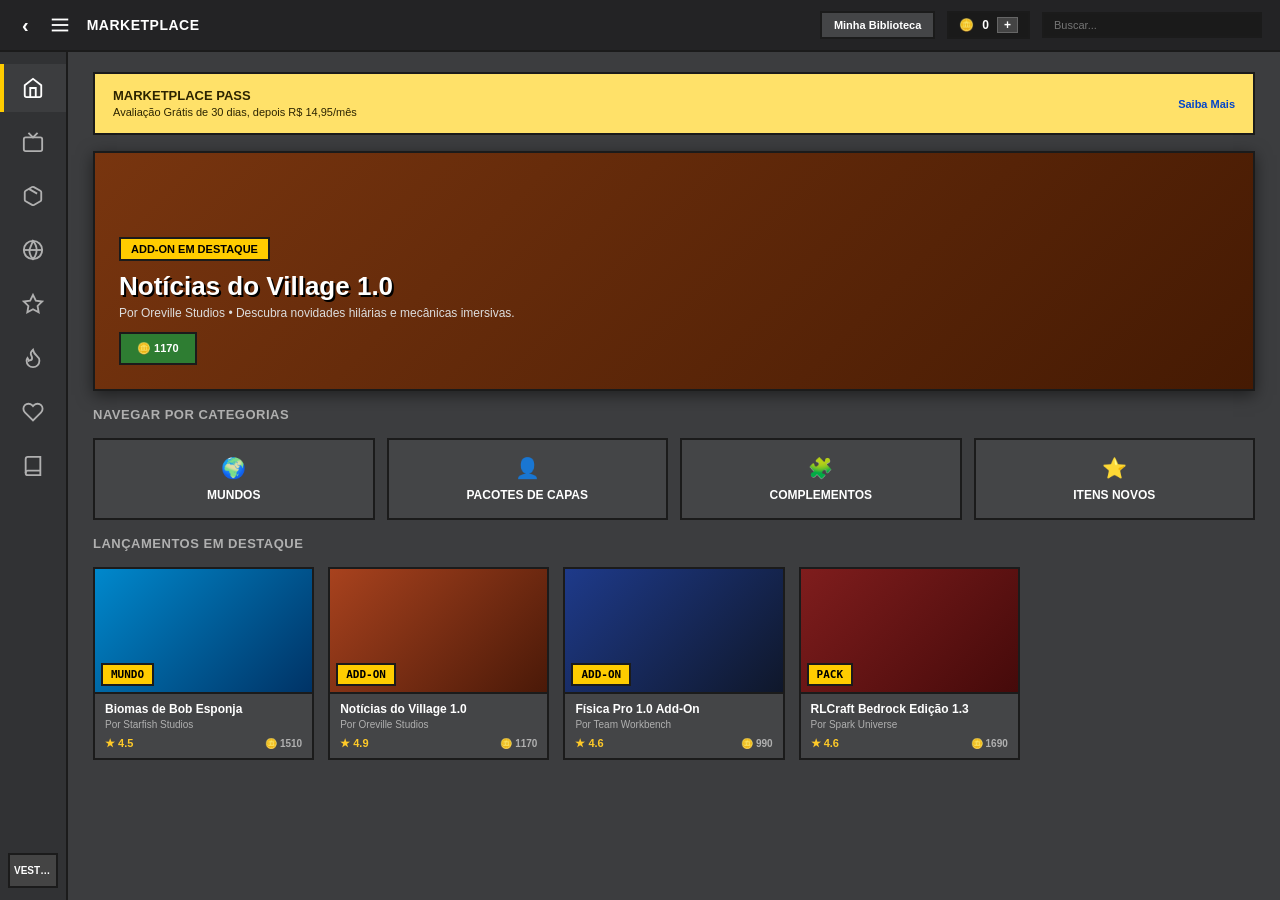
<file: index.html>
<!DOCTYPE html>
<html lang="pt-BR">

<head>
    <meta charset="UTF-8">
    <meta name="viewport" content="width=device-width, initial-scale=1.0">
    <title>Minecraft Bedrock - Marketplace Completo</title>
    <style>
        :root {
            --bg-main: #3c3d3f;
            --bg-darker: #2b2c2e;
            --bg-sidebar: #313234;
            --bg-topbar: #232325;
            --bg-card: #444547;
            --bg-card-hover: #4f5052;
            --border-dark: #1b1b1b;
            --border-light: #6a6a6a;
            --text-light: #ffffff;
            --text-gray: #b0b0b0;
            --gold-coin: #fbc02d;
            --green-btn: #2e7d32;
            --green-btn-hover: #388e3c;
            --purple-realms: #512da8;
            --purple-realms-light: #7c4dff;
            --pass-yellow: #f59e0b;
        }

        * {
            box-sizing: border-box;
            margin: 0;
            padding: 0;
            font-family: 'Segoe UI', Tahoma, Geneva, Verdana, sans-serif;
            user-select: none;
        }

        body {
            background: linear-gradient(rgba(0, 0, 0, 0.65), rgba(0, 0, 0, 0.65)),
                url('https://images.alphacoders.com/132/1328396.png') no-repeat center center fixed;
            background-size: cover;
            width: 100vw;
            height: 100vh;
            overflow: hidden;
            color: var(--text-light);
        }

        .window {
            width: 100vw;
            height: 100vh;
            background-color: var(--bg-main);
            display: flex;
            flex-direction: column;
            overflow: hidden;
            position: relative;
        }

        /* TOP BAR */
        .top-bar {
            background-color: var(--bg-topbar);
            height: 52px;
            display: flex;
            align-items: center;
            justify-content: space-between;
            padding: 0 18px;
            border-bottom: 2px solid var(--border-dark);
            flex-shrink: 0;
            z-index: 30;
        }

        .top-left-group {
            display: flex;
            align-items: center;
            gap: 12px;
        }

        .back-btn,
        .hamburger-btn {
            background: none;
            border: none;
            font-size: 20px;
            color: white;
            cursor: pointer;
            font-weight: bold;
            display: flex;
            align-items: center;
            justify-content: center;
            padding: 4px;
        }

        .hamburger-btn:hover,
        .back-btn:hover {
            background: #444;
        }

        .top-bar h1 {
            color: white;
            font-size: 14px;
            text-transform: uppercase;
            font-weight: 800;
            letter-spacing: 0.5px;
        }

        .top-right-group {
            display: flex;
            align-items: center;
            gap: 12px;
        }

        .library-btn {
            background-color: #444547;
            color: white;
            border: 2px solid var(--border-dark);
            padding: 6px 12px;
            font-size: 11px;
            font-weight: bold;
            cursor: pointer;
        }

        .library-btn:hover {
            background-color: #555658;
        }

        .coins-display {
            background-color: #1a1a1a;
            border: 2px solid var(--border-dark);
            padding: 4px 10px;
            display: flex;
            align-items: center;
            gap: 8px;
            font-size: 12px;
            font-weight: bold;
        }

        .coin-icon {
            color: var(--gold-coin);
            font-weight: bold;
        }

        .coin-add {
            background: #444;
            border: 1px solid #666;
            color: white;
            padding: 0 6px;
            cursor: pointer;
            font-size: 12px;
            font-weight: bold;
        }

        .search-box {
            background-color: #1a1a1a;
            border: 2px solid var(--border-dark);
            padding: 5px 10px;
            display: flex;
            align-items: center;
            gap: 6px;
            width: 220px;
        }

        .search-box input {
            background: none;
            border: none;
            color: white;
            font-size: 11px;
            width: 100%;
            outline: none;
        }

        /* LAYOUT PRINCIPAL */
        .marketplace-layout {
            display: flex;
            flex: 1;
            overflow: hidden;
            position: relative;
        }

        /* BARRA LATERAL DA ESQUERDA */
        .side-nav {
            width: 68px;
            background-color: var(--bg-sidebar);
            border-right: 2px solid var(--border-dark);
            display: flex;
            flex-direction: column;
            padding: 12px 0;
            gap: 6px;
            flex-shrink: 0;
            justify-content: space-between;
            z-index: 20;
            transition: width 0.2s cubic-bezier(0.4, 0, 0.2, 1);
            overflow-x: hidden;
        }

        .side-nav.expanded {
            width: 220px;
        }

        .side-nav-top {
            display: flex;
            flex-direction: column;
            gap: 6px;
            width: 100%;
        }

        .nav-icon-btn {
            height: 48px;
            width: 100%;
            display: flex;
            align-items: center;
            padding: 0 18px;
            gap: 16px;
            cursor: pointer;
            color: var(--text-gray);
            flex-shrink: 0;
            border-left: 4px solid transparent;
            white-space: nowrap;
        }

        .nav-icon-btn svg {
            flex-shrink: 0;
        }

        .nav-icon-btn .nav-label {
            font-size: 12px;
            font-weight: 700;
            text-transform: uppercase;
            opacity: 0;
            transition: opacity 0.15s ease;
        }

        .side-nav.expanded .nav-label {
            opacity: 1;
        }

        .nav-icon-btn:hover {
            background-color: var(--bg-card-hover);
            color: white;
        }

        .nav-icon-btn.active {
            background-color: var(--bg-main);
            border-left-color: #ffcc00;
            color: white;
        }

        .vestiario-container {
            width: 100%;
            padding: 0 8px;
        }

        .vestiario-btn {
            width: 100%;
            background: #444;
            border: 2px solid #1b1b1b;
            color: white;
            font-size: 10px;
            font-weight: bold;
            padding: 10px 4px;
            cursor: pointer;
            text-align: center;
            text-transform: uppercase;
            white-space: nowrap;
            overflow: hidden;
            text-overflow: ellipsis;
        }

        .vestiario-btn:hover {
            background: #555;
        }

        /* ÁREA DE CONTEÚDO */
        .content-area {
            flex: 1;
            display: flex;
            flex-direction: column;
            overflow-y: auto;
            position: relative;
            background-color: var(--bg-main);
        }

        .market-view {
            display: none;
            flex-direction: column;
            padding: 20px 25px;
            gap: 16px;
            flex: 1;
        }

        .market-view.active {
            display: flex;
        }

        .section-title {
            font-size: 13px;
            font-weight: 800;
            color: var(--text-gray);
            text-transform: uppercase;
            letter-spacing: 0.5px;
        }

        /* GRID DE CARDS PADRÃO */
        .items-grid {
            display: grid;
            grid-template-columns: repeat(auto-fill, minmax(220px, 1fr));
            gap: 14px;
        }

        .item-card {
            background-color: var(--bg-card);
            border: 2px solid var(--border-dark);
            display: flex;
            flex-direction: column;
            cursor: pointer;
            overflow: hidden;
            text-align: left;
            transition: transform 0.15s ease, border-color 0.15s ease;
            position: relative;
        }

        .item-card:hover {
            background-color: var(--bg-card-hover);
            border-color: #888;
            transform: translateY(-2px);
        }

        .item-thumb {
            width: 100%;
            height: 125px;
            background-size: cover;
            background-position: center;
            position: relative;
            border-bottom: 2px solid var(--border-dark);
            display: flex;
            align-items: flex-end;
            padding: 6px;
        }

        .item-badge-addon {
            background: #ffcc00;
            color: #000;
            font-size: 11px;
            font-weight: 900;
            padding: 3px 8px;
            border: 2px solid var(--border-dark);
            text-transform: uppercase;
            font-family: monospace;
        }

        .item-card-info {
            padding: 8px 10px;
            display: flex;
            flex-direction: column;
            gap: 3px;
        }

        .item-card-info h5 {
            font-size: 12px;
            font-weight: bold;
            color: white;
            white-space: nowrap;
            overflow: hidden;
            text-overflow: ellipsis;
        }

        .item-card-info span {
            font-size: 10px;
            color: var(--text-gray);
        }

        .item-rating {
            font-size: 11px;
            color: #ffca28;
            margin-top: 4px;
            display: flex;
            justify-content: space-between;
            align-items: center;
            font-weight: bold;
        }

        /* ESTILOS DA ABA CULTURA POP */
        .cultura-hero-grid {
            display: grid;
            grid-template-columns: 1.15fr 1fr;
            gap: 12px;
        }

        .cultura-main-banner {
            background: linear-gradient(135deg, #1e3a8a, #854d0e);
            border: 2px solid var(--border-dark);
            position: relative;
            cursor: pointer;
            overflow: hidden;
            display: flex;
            flex-direction: column;
            justify-content: flex-end;
            min-height: 270px;
        }

        .cultura-main-banner:hover {
            border-color: #888;
        }

        .cultura-main-banner .big-addon-badge {
            position: absolute;
            left: 12px;
            bottom: 60px;
            background-color: transparent;
            color: #ffcc00;
            border: 3px solid #ffcc00;
            font-size: 22px;
            font-weight: 900;
            padding: 4px 12px;
            text-transform: uppercase;
            letter-spacing: 1px;
            box-shadow: 2px 2px 0 #000;
        }

        .cultura-banner-footer {
            background: rgba(0, 0, 0, 0.75);
            padding: 10px 14px;
            border-top: 2px solid var(--border-dark);
            display: flex;
            justify-content: space-between;
            align-items: flex-end;
        }

        .cultura-side-grid {
            display: grid;
            grid-template-columns: 1fr 1fr;
            grid-template-rows: 1fr 1fr;
            gap: 12px;
        }

        /* CARROSSEL */
        .carousel-wrapper {
            position: relative;
            display: flex;
            align-items: center;
        }

        .carousel-btn {
            background: #232325;
            border: 2px solid var(--border-dark);
            color: white;
            font-size: 16px;
            font-weight: bold;
            width: 28px;
            height: 100%;
            min-height: 120px;
            cursor: pointer;
            z-index: 10;
            display: flex;
            align-items: center;
            justify-content: center;
        }

        .carousel-btn:hover {
            background: #444;
        }

        .horizontal-row {
            display: flex;
            gap: 12px;
            overflow-x: auto;
            padding: 4px;
            scroll-behavior: smooth;
            width: 100%;
        }

        .horizontal-row::-webkit-scrollbar {
            display: none;
        }

        .horizontal-row .item-card {
            min-width: 190px;
            flex-shrink: 0;
        }

        /* BANNER MARKETPLACE PASS NO HOME */
        .pass-banner {
            background-color: #ffe169;
            color: #2c2400;
            padding: 14px 18px;
            border: 2px solid var(--border-dark);
            display: flex;
            justify-content: space-between;
            align-items: center;
            flex-shrink: 0;
        }

        .pass-banner-text h4 {
            font-size: 13px;
            font-weight: 900;
            text-transform: uppercase;
            margin-bottom: 2px;
        }

        .pass-banner-text p {
            font-size: 11px;
            line-height: 1.3;
        }

        /* SUPER CARDS E CATEGORIAS (HOME) */
        .home-super-card {
            background: linear-gradient(135deg, #78350f, #451a03);
            border: 2px solid var(--border-dark);
            padding: 24px;
            display: flex;
            flex-direction: column;
            justify-content: flex-end;
            min-height: 240px;
            position: relative;
            cursor: pointer;
            box-shadow: 0 4px 15px rgba(0, 0, 0, 0.5);
        }

        .home-super-card:hover {
            border-color: #fff;
        }

        .home-super-tag {
            background-color: #ffcc00;
            color: #000;
            padding: 4px 10px;
            font-size: 11px;
            font-weight: 900;
            text-transform: uppercase;
            width: fit-content;
            border: 2px solid var(--border-dark);
            margin-bottom: 10px;
        }

        .category-shortcuts-grid {
            display: grid;
            grid-template-columns: repeat(4, 1fr);
            gap: 12px;
        }

        .category-shortcut-btn {
            background-color: var(--bg-card);
            border: 2px solid var(--border-dark);
            padding: 16px;
            text-align: center;
            font-size: 12px;
            font-weight: 900;
            text-transform: uppercase;
            cursor: pointer;
            color: white;
            display: flex;
            flex-direction: column;
            align-items: center;
            gap: 8px;
        }

        .category-shortcut-btn:hover {
            background-color: var(--bg-card-hover);
            border-color: #aaa;
        }

        /* ESTILOS ESPECÍFICOS DO MARKETPLACE PASS PAGE */
        .pass-page-layout {
            display: flex;
            height: 100%;
            margin: -20px -25px;
            background-color: #2b2c2e;
        }

        .pass-sub-sidebar {
            width: 220px;
            background-color: #232325;
            border-right: 2px solid var(--border-dark);
            display: flex;
            flex-direction: column;
            padding: 16px 12px;
            gap: 8px;
            flex-shrink: 0;
        }

        .pass-menu-item {
            background-color: #444547;
            border: 2px solid var(--border-dark);
            color: white;
            padding: 10px 14px;
            font-size: 11px;
            font-weight: 900;
            text-transform: uppercase;
            cursor: pointer;
            text-align: left;
            transition: all 0.1s ease;
        }

        .pass-menu-item:hover {
            background-color: #555658;
        }

        .pass-menu-item.active {
            background-color: #f59e0b;
            color: #000000;
            border-color: var(--border-dark);
        }

        .pass-content-panel {
            flex: 1;
            padding: 20px;
            overflow-y: auto;
            display: flex;
            flex-direction: column;
            gap: 16px;
            background-color: #1e1f21;
        }

        .pass-sub-view {
            display: none;
            flex-direction: column;
            gap: 16px;
        }

        .pass-sub-view.active {
            display: flex;
        }

        .pass-header-strip {
            background-color: #f59e0b;
            color: #000;
            padding: 8px 12px;
            font-size: 12px;
            font-weight: 900;
            text-transform: uppercase;
            border: 2px solid var(--border-dark);
        }

        .pass-hero-banner {
            background: linear-gradient(135deg, #111827, #1f2937);
            border: 2px solid var(--border-dark);
            padding: 30px;
            display: flex;
            flex-direction: column;
            align-items: center;
            justify-content: center;
            text-align: center;
            gap: 16px;
        }

        .pass-hero-title {
            font-size: 32px;
            font-weight: 900;
            color: #f59e0b;
            text-transform: uppercase;
            letter-spacing: 2px;
            text-shadow: 2px 2px 0 #000;
        }

        .pass-trial-btn {
            background-color: #e5e7eb;
            color: #000;
            border: 2px solid var(--border-dark);
            padding: 12px 24px;
            font-size: 13px;
            font-weight: 900;
            text-transform: uppercase;
            cursor: pointer;
            display: flex;
            align-items: center;
            gap: 10px;
        }

        .pass-trial-btn:hover {
            background-color: #ffffff;
        }

        .pass-info-badge {
            background-color: #f59e0b;
            color: #000;
            padding: 10px 14px;
            font-size: 12px;
            font-weight: 700;
            border: 2px solid var(--border-dark);
            width: 100%;
        }

        .pass-details-box {
            display: flex;
            gap: 20px;
            background-color: #2b2c2e;
            border: 2px solid var(--border-dark);
            padding: 20px;
            align-items: flex-start;
        }

        .pass-collage-img {
            width: 220px;
            height: 160px;
            background: #444;
            border: 2px solid var(--border-dark);
            flex-shrink: 0;
            display: grid;
            grid-template-columns: repeat(3, 1fr);
            gap: 2px;
            padding: 2px;
        }

        .pass-collage-thumb {
            background-size: cover;
            background-position: center;
        }

        .pass-bullet-list {
            display: flex;
            flex-direction: column;
            gap: 8px;
            font-size: 11px;
            color: #d1d5db;
        }

        .pass-bullet-list li {
            list-style: none;
            display: flex;
            align-items: flex-start;
            gap: 8px;
        }

        .pass-bullet-list li::before {
            content: "•";
            color: #f59e0b;
            font-weight: bold;
        }

        .pass-faq-card {
            background-color: #2b2c2e;
            border: 2px solid var(--border-dark);
            padding: 16px;
            display: flex;
            flex-direction: column;
            gap: 10px;
        }

        .pass-faq-card h4 {
            font-size: 13px;
            font-weight: 900;
            color: #ffffff;
            text-transform: uppercase;
        }

        .pass-faq-card p {
            font-size: 11px;
            color: #9ca3af;
            line-height: 1.5;
        }

        .pass-help-btn {
            background-color: #e5e7eb;
            color: #000;
            border: 2px solid var(--border-dark);
            padding: 12px;
            font-size: 12px;
            font-weight: 900;
            text-transform: uppercase;
            cursor: pointer;
            text-align: center;
            margin-top: 10px;
        }

        .pass-help-btn:hover {
            background-color: #ffffff;
        }

        /* REALMS / REALMS PLUS */
        .realms-container-full {
            display: flex;
            flex-direction: column;
            gap: 20px;
            width: 100%;
            height: 100%;
            margin: 0;
            padding: 0 10px 20px 10px;
        }

        .realms-top-header-tabs {
            background-color: #232325;
            height: 52px;
            display: flex;
            align-items: center;
            justify-content: space-between;
            padding: 0 20px;
            border: 2px solid var(--border-dark);
            width: 100%;
        }

        .realms-nav-tabs {
            display: flex;
            gap: 12px;
            margin: 0 auto;
        }

        .realms-tab-btn {
            background: #333436;
            color: #b0b0b0;
            border: 2px solid var(--border-dark);
            padding: 8px 24px;
            font-size: 13px;
            font-weight: 900;
            text-transform: uppercase;
            cursor: pointer;
        }

        .realms-tab-btn.active {
            background: var(--purple-realms-light);
            color: white;
            border-color: #000;
            box-shadow: 2px 2px 0 #000;
        }

        .realms-sub-content {
            display: none;
            flex-direction: column;
            gap: 20px;
            width: 100%;
        }

        .realms-sub-content.active {
            display: flex;
        }

        .realms-hero {
            background: linear-gradient(135deg, #1b023a 0%, #0d001e 100%);
            border: 2px solid var(--border-dark);
            display: grid;
            grid-template-columns: 1.3fr 0.7fr;
            padding: 36px 40px;
            gap: 30px;
            align-items: center;
            width: 100%;
            box-shadow: 0 8px 24px rgba(0, 0, 0, 0.5);
        }

        .realms-hero-info {
            display: flex;
            flex-direction: column;
            gap: 16px;
        }

        .realms-hero-info h2 {
            font-size: 26px;
            font-weight: 900;
            color: #ff3366;
            text-transform: uppercase;
            letter-spacing: 1px;
            text-shadow: 2px 2px 0 #000;
        }

        .realms-hero-info p {
            font-size: 13px;
            color: #e0e0e0;
            line-height: 1.6;
        }

        .btn-teste-gratis {
            background-color: var(--purple-realms-light);
            color: white;
            border: 2px solid var(--border-dark);
            padding: 14px 32px;
            font-size: 14px;
            font-weight: 900;
            text-transform: uppercase;
            cursor: pointer;
            width: fit-content;
            margin-top: 8px;
            box-shadow: 3px 3px 0 #000;
        }

        .btn-teste-gratis:hover {
            background-color: #9266ff;
        }

        .realms-hero-media {
            width: 100%;
            height: 220px;
            background: #15002b url('https://images.alphacoders.com/132/1328396.png') center/cover;
            border: 2px solid var(--border-dark);
            box-shadow: 0 6px 16px rgba(0, 0, 0, 0.8);
        }

        .realms-section-badge {
            background-color: var(--purple-realms-light);
            color: white;
            padding: 10px 18px;
            font-size: 13px;
            font-weight: 900;
            text-transform: uppercase;
            width: 100%;
            border: 2px solid var(--border-dark);
            box-shadow: 2px 2px 0 #000;
        }

        .realms-feature-card {
            background-color: var(--bg-card);
            border: 2px solid var(--border-dark);
            padding: 22px 26px;
            display: flex;
            align-items: center;
            gap: 24px;
            width: 100%;
            box-shadow: 0 4px 12px rgba(0, 0, 0, 0.3);
        }

        .realms-feature-icon {
            width: 60px;
            height: 60px;
            background-color: #2b2c2e;
            border: 2px solid var(--border-dark);
            display: flex;
            align-items: center;
            justify-content: center;
            flex-shrink: 0;
            font-size: 26px;
        }

        .realms-feature-text h4 {
            font-size: 15px;
            font-weight: 900;
            color: white;
            margin-bottom: 6px;
            text-transform: uppercase;
        }

        .realms-feature-text p {
            font-size: 12px;
            color: #cccccc;
            line-height: 1.5;
        }

        .realms-social-banner {
            background: linear-gradient(135deg, #2b2c2e 50%, #15002b 100%);
            border: 2px solid var(--border-dark);
            display: grid;
            grid-template-columns: 1.3fr 0.7fr;
            padding: 30px 40px;
            gap: 30px;
            align-items: center;
            width: 100%;
        }

        .realms-social-info h3 {
            font-size: 20px;
            font-weight: 900;
            color: white;
            text-transform: uppercase;
            margin-bottom: 12px;
            letter-spacing: 0.5px;
            text-shadow: 2px 2px 0 #000;
        }

        .realms-social-info p {
            font-size: 12px;
            color: #d0d0d0;
            line-height: 1.6;
        }

        .faq-list {
            display: flex;
            flex-direction: column;
            gap: 10px;
            width: 100%;
        }

        .faq-item {
            background-color: var(--bg-card);
            border: 2px solid var(--border-dark);
            overflow: hidden;
        }

        .faq-question {
            background-color: var(--bg-card);
            color: white;
            padding: 16px 20px;
            font-size: 13px;
            font-weight: 900;
            text-transform: uppercase;
            display: flex;
            justify-content: space-between;
            align-items: center;
            cursor: pointer;
            border-bottom: 2px solid transparent;
        }

        .faq-question:hover {
            background-color: var(--bg-card-hover);
        }

        .faq-answer {
            background-color: #2b2c2e;
            padding: 0 20px;
            max-height: 0;
            overflow: hidden;
            transition: max-height 0.25s ease, padding 0.25s ease;
            font-size: 12px;
            color: #b8b8b8;
            line-height: 1.6;
        }

        .faq-item.open .faq-answer {
            padding: 16px 20px;
            max-height: 250px;
            border-top: 2px solid var(--border-dark);
        }

        /* LAYOUT DA BIBLIOTECA */
        .library-layout {
            display: flex;
            height: 100%;
            margin: -20px -25px;
            background-color: #2b2c2e;
        }

        .library-sidebar {
            width: 240px;
            background-color: #232325;
            border-right: 2px solid var(--border-dark);
            display: flex;
            flex-direction: column;
            padding: 16px 12px;
            gap: 8px;
            flex-shrink: 0;
        }

        .library-accordion-group {
            display: flex;
            flex-direction: column;
            gap: 4px;
        }

        .library-accordion-header {
            background-color: #38393b;
            color: white;
            border: 2px solid var(--border-dark);
            padding: 10px 12px;
            font-size: 11px;
            font-weight: 900;
            text-transform: uppercase;
            cursor: pointer;
            display: flex;
            justify-content: space-between;
            align-items: center;
        }

        .library-accordion-header:hover {
            background-color: #444;
        }

        .library-sub-items {
            display: flex;
            flex-direction: column;
            gap: 4px;
            padding-left: 10px;
            margin-top: 4px;
        }

        .library-sub-btn {
            background-color: #2b2c2e;
            color: var(--text-gray);
            border: 1px solid var(--border-dark);
            padding: 8px 10px;
            font-size: 10px;
            font-weight: bold;
            text-transform: uppercase;
            cursor: pointer;
            text-align: left;
        }

        .library-sub-btn:hover,
        .library-sub-btn.active {
            background-color: #444;
            color: white;
            border-color: #888;
        }

        .library-content-area {
            flex: 1;
            padding: 20px;
            display: flex;
            flex-direction: column;
            gap: 16px;
            overflow-y: auto;
            background-color: #1e1f21;
        }

        .library-toolbar {
            display: flex;
            justify-content: space-between;
            align-items: center;
            gap: 12px;
            background-color: #2b2c2e;
            border: 2px solid var(--border-dark);
            padding: 10px 14px;
        }

        .library-categories-chips {
            display: flex;
            gap: 6px;
            flex-wrap: wrap;
        }

        .lib-chip {
            background: #38393b;
            color: white;
            border: 1px solid var(--border-dark);
            padding: 4px 10px;
            font-size: 10px;
            font-weight: 800;
            cursor: pointer;
            text-transform: uppercase;
        }

        .lib-chip:hover,
        .lib-chip.active {
            background: #f59e0b;
            color: #000;
        }

        .library-search-input {
            background: #1a1a1a;
            border: 2px solid var(--border-dark);
            color: white;
            padding: 6px 12px;
            font-size: 11px;
            width: 220px;
            outline: none;
        }

        .subscription-notice {
            background-color: rgba(0, 0, 0, 0.6);
            color: #fff;
            padding: 12px;
            font-size: 13px;
            text-align: center;
            border: 2px solid var(--border-dark);
            border-bottom: 2px solid #555;
            margin-bottom: 10px;
            font-family: monospace;
        }

        .marketplace-pass-card-lib {
            display: flex;
            background-color: #111;
            border: 3px solid #333;
            width: 100%;
            max-width: 650px;
            margin: 0 auto;
        }

        .pass-banner-lib {
            background: linear-gradient(135deg, #2a2200 0%, #000000 100%);
            width: 40%;
            padding: 30px 20px;
            display: flex;
            align-items: center;
            justify-content: center;
            border-right: 3px solid #333;
            position: relative;
        }

        .pass-logo-text-lib {
            color: #ffaa00;
            font-size: 18px;
            font-weight: bold;
            text-align: center;
            font-family: monospace;
            text-shadow: 2px 2px #000;
        }

        .pass-info-lib {
            background-color: #000;
            padding: 20px;
            width: 60%;
            color: #fff;
        }

        .pass-info-lib h3 {
            margin-top: 0;
            font-size: 15px;
            font-family: monospace;
            letter-spacing: 1px;
            margin-bottom: 10px;
        }

        .pass-info-lib ul {
            padding-left: 15px;
            font-size: 12px;
            color: #ccc;
            margin-bottom: 20px;
        }

        .pass-info-lib li {
            margin-bottom: 6px;
        }

        .add-pass-btn-lib {
            background-color: #dcdcdc;
            color: #000;
            border: 2px solid #fff;
            padding: 10px;
            width: 100%;
            font-weight: bold;
            font-family: monospace;
            font-size: 11px;
            cursor: pointer;
            text-align: center;
        }

        .add-pass-btn-lib:hover {
            background-color: #fff;
        }

        /* MODAL GLOBAL */
        .modal-overlay {
            position: absolute;
            top: 0;
            left: 0;
            width: 100%;
            height: 100%;
            background: rgba(0, 0, 0, 0.85);
            display: none;
            align-items: center;
            justify-content: center;
            z-index: 1000;
            padding: 20px;
        }

        .modal-overlay.active {
            display: flex;
        }

        .modal-box-full {
            width: 900px;
            max-width: 96%;
            max-height: 92vh;
            background-color: var(--bg-darker);
            border: 2px solid var(--border-dark);
            box-shadow: 0 10px 40px rgba(0, 0, 0, 0.95);
            display: flex;
            flex-direction: column;
            overflow: hidden;
        }

        .modal-top-bar {
            background-color: var(--bg-topbar);
            height: 48px;
            display: flex;
            align-items: center;
            justify-content: space-between;
            padding: 0 16px;
            border-bottom: 2px solid var(--border-dark);
        }

        .modal-main-content {
            padding: 20px;
            overflow-y: auto;
            display: flex;
            flex-direction: column;
            gap: 16px;
        }

        .details-hero-grid {
            display: grid;
            grid-template-columns: 1.3fr 1fr;
            gap: 18px;
            background-color: var(--bg-main);
            border: 2px solid var(--border-dark);
            padding: 16px;
        }

        .details-media-box {
            width: 100%;
            height: 220px;
            background-size: cover;
            background-position: center;
            border: 2px solid var(--border-dark);
            position: relative;
            display: flex;
            align-items: center;
            justify-content: center;
        }

        .details-info-panel {
            display: flex;
            flex-direction: column;
            gap: 8px;
            text-align: left;
        }

        .details-info-panel h2 {
            font-size: 18px;
            font-weight: 900;
            color: white;
        }

        .details-info-panel .creator {
            font-size: 11px;
            color: var(--text-gray);
            text-decoration: underline;
        }

        .details-meta-icons {
            display: flex;
            gap: 14px;
            font-size: 11px;
            color: #d0d0d0;
            margin-top: 4px;
        }

        .details-rating-row {
            font-size: 12px;
            color: #ffca28;
            font-weight: bold;
            margin-top: 4px;
        }

        .details-tag-badge {
            background-color: #2e7d32;
            color: white;
            padding: 2px 8px;
            font-size: 10px;
            font-weight: 800;
            width: fit-content;
            text-transform: uppercase;
            border: 1px solid var(--border-dark);
            margin-top: 6px;
        }

        .details-desc-box {
            background-color: #232325;
            border: 2px solid var(--border-dark);
            padding: 12px 16px;
            display: flex;
            justify-content: space-between;
            align-items: center;
            gap: 16px;
        }

        .details-desc-text {
            font-size: 11px;
            color: #d0d0d0;
            line-height: 1.4;
            flex: 1;
            white-space: nowrap;
            overflow: hidden;
            text-overflow: ellipsis;
        }

        .details-desc-text.expanded {
            white-space: normal;
        }

        .btn-green {
            background-color: var(--green-btn);
            color: white;
            border: 2px solid var(--border-dark);
            font-weight: bold;
            cursor: pointer;
            text-align: center;
        }

        .btn-green:hover {
            background-color: var(--green-btn-hover);
        }

        .btn-show-more {
            background-color: var(--bg-card);
            border: 2px solid var(--border-dark);
            color: white;
            padding: 6px 14px;
            font-size: 11px;
            font-weight: bold;
            cursor: pointer;
            flex-shrink: 0;
        }

        /* ==========================================================
           @MEDIA GLOBAL E RESPONSIVO APRIMORADO
           ========================================================== */
        @media (max-width: 1024px) {
            .category-shortcuts-grid {
                grid-template-columns: repeat(2, 1fr);
            }

            .cultura-hero-grid,
            .realms-hero,
            .realms-social-banner {
                grid-template-columns: 1fr;
            }
        }

        @media (max-width: 820px) {
            body {
                overflow: auto;
            }

            .window {
                width: 100vw;
                height: 100vh;
            }

            .cultura-hero-grid {
                grid-template-columns: 1fr;
            }

            .cultura-side-grid {
                grid-template-columns: 1fr 1fr;
            }

            .pass-page-layout,
            .library-layout {
                flex-direction: column;
            }

            .pass-sub-sidebar,
            .library-sidebar {
                width: 100%;
                flex-direction: row;
                overflow-x: auto;
            }

            .realms-hero,
            .realms-social-banner {
                grid-template-columns: 1fr;
            }

            .details-hero-grid {
                grid-template-columns: 1fr;
            }

            .search-box {
                width: 140px;
            }
        }

        @media (max-width: 480px) {
            .top-bar {
                padding: 0 10px;
                gap: 6px;
            }

            .search-box {
                display: none;
            }

            .category-shortcuts-grid {
                grid-template-columns: 1fr;
            }

            .items-grid {
                grid-template-columns: 1fr;
            }

            .coins-display {
                font-size: 10px;
                padding: 2px 6px;
            }

            .library-btn {
                padding: 4px 8px;
                font-size: 10px;
            }
        }

        ::-webkit-scrollbar {
            width: 6px;
            height: 6px;
        }

        ::-webkit-scrollbar-track {
            background: #222;
        }

        ::-webkit-scrollbar-thumb {
            background: #555;
        }
    </style>
</head>

<body>

    <!-- MODAL GLOBAL -->
    <div id="card-modal" class="modal-overlay">
        <div class="modal-box-full">
            <div class="modal-top-bar">
                <div style="display: flex; align-items: center; gap: 10px;">
                    <button class="back-btn" onclick="closeCardModal()">‹</button>
                    <h1 id="modal-item-title-top" style="font-size: 13px; text-transform: uppercase;">Item</h1>
                </div>
                <div class="top-right-group">
                    <button class="library-btn"
                        onclick="switchMainTab('biblioteca', document.getElementById('nav-lib')); closeCardModal();">Minha
                        Biblioteca</button>
                    <div class="coins-display"><span class="coin-icon">🪙</span> 0</div>
                </div>
            </div>

            <div class="modal-main-content">
                <div class="details-hero-grid">
                    <div class="details-media-box" id="modal-item-banner"
                        style="background: linear-gradient(135deg, #0088cc, #003366);">
                        <div
                            style="width: 50px; height: 50px; background: rgba(0,0,0,0.7); border: 2px solid #fff; display: flex; align-items: center; justify-content: center; border-radius: 4px; cursor: pointer;">
                            ▶</div>
                    </div>
                    <div class="details-info-panel">
                        <h2 id="modal-item-title">Título</h2>
                        <span class="creator" id="modal-item-creator">Criador</span>
                        <div class="details-meta-icons">
                            <span id="modal-item-skins">👤 0 Aparências</span>
                            <span id="modal-item-worlds">🌐 1 Mundo</span>
                        </div>
                        <div class="details-rating-row" id="modal-item-rating">★ 4.5</div>
                        <div class="details-tag-badge" id="modal-item-tag">TAG</div>

                        <div style="display: flex; gap: 8px; margin-top: auto;">
                            <button class="btn-green" id="modal-item-buy-btn" style="flex: 1; padding: 12px;"
                                onclick="alert('Item Adquirido!')">🪙 1510</button>
                            <button class="btn-show-more" style="padding: 12px 16px; font-size: 16px;"
                                onclick="toggleWishlistModal()" title="Adicionar à Lista de Desejos">🤍</button>
                        </div>
                    </div>
                </div>

                <div class="details-desc-box">
                    <div class="details-desc-text" id="modal-item-desc">Descrição...</div>
                    <button class="btn-show-more" onclick="toggleDescExpand(this)">Mostrar Mais</button>
                </div>
            </div>
        </div>
    </div>

    <!-- ESTRUTURA PRINCIPAL -->
    <div class="window">
        <header class="top-bar">
            <div class="top-left-group">
                <button class="back-btn" onclick="switchMainTab('home', document.getElementById('nav-home'))"
                    title="Voltar">‹</button>
                <button class="hamburger-btn" onclick="toggleSidebarMenu()" title="Expandir/Recolher Menu">
                    <svg width="22" height="22" viewBox="0 0 24 24" fill="none" stroke="currentColor" stroke-width="2">
                        <line x1="3" y1="6" x2="21" y2="6"></line>
                        <line x1="3" y1="12" x2="21" y2="12"></line>
                        <line x1="3" y1="18" x2="21" y2="18"></line>
                    </svg>
                </button>
                <h1 id="top-bar-title">Marketplace</h1>
            </div>
            <div class="top-right-group">
                <button class="library-btn"
                    onclick="switchMainTab('biblioteca', document.getElementById('nav-lib'))">Minha Biblioteca</button>
                <div class="coins-display">
                    <span class="coin-icon">🪙</span> 0
                    <button class="coin-add" onclick="alert('Comprar Minecoins...')">+</button>
                </div>
                <div class="search-box">
                    <input type="text" placeholder="Buscar...">
                </div>
            </div>
        </header>

        <div class="marketplace-layout">
            <!-- BARRA LATERAL DA ESQUERDA -->
            <aside class="side-nav" id="sideNav">
                <div class="side-nav-top">
                    <div id="nav-home" class="nav-icon-btn active" title="Marketplace"
                        onclick="switchMainTab('home', this)">
                        <svg width="22" height="22" viewBox="0 0 24 24" fill="none" stroke="currentColor"
                            stroke-width="2">
                            <path d="M3 9l9-7 9 7v11a2 2 0 0 1-2 2H5a2 2 0 0 1-2-2z"></path>
                            <polyline points="9 22 9 12 15 12 15 22"></polyline>
                        </svg>
                        <span class="nav-label">Início</span>
                    </div>
                    <div id="nav-cultura" class="nav-icon-btn" title="Cultura Pop"
                        onclick="switchMainTab('cultura', this)">
                        <svg width="22" height="22" viewBox="0 0 24 24" fill="none" stroke="currentColor"
                            stroke-width="2">
                            <rect x="2" y="7" width="20" height="15" rx="2" ry="2"></rect>
                            <polyline points="17 2 12 7 7 2"></polyline>
                        </svg>
                        <span class="nav-label">Cultura Pop</span>
                    </div>
                    <div id="nav-pass" class="nav-icon-btn" title="Marketplace Pass"
                        onclick="switchMainTab('pass', this)">
                        <svg width="22" height="22" viewBox="0 0 24 24" fill="none" stroke="currentColor"
                            stroke-width="2">
                            <line x1="16.5" y1="9.4" x2="7.5" y2="4.21"></line>
                            <path
                                d="M21 16V8a2 2 0 0 0-1-1.73l-7-4a2 2 0 0 0-2 0l-7 4A2 2 0 0 0 3 8v8a2 2 0 0 0 1 1.73l7 4a2 2 0 0 0 2 0l7-4A2 2 0 0 0 21 16z">
                            </path>
                        </svg>
                        <span class="nav-label">Marketplace Pass</span>
                    </div>
                    <div id="nav-realms" class="nav-icon-btn" title="Minecraft Realms"
                        onclick="switchMainTab('realms', this)">
                        <svg width="22" height="22" viewBox="0 0 24 24" fill="none" stroke="currentColor"
                            stroke-width="2">
                            <circle cx="12" cy="12" r="10"></circle>
                            <line x1="2" y1="12" x2="22" y2="12"></line>
                            <path d="M12 2a15.3 15.3 0 0 1 4 10 15.3 15.3 0 0 1-4 10 15.3 15.3 0 0 1-4-10z"></path>
                        </svg>
                        <span class="nav-label">Realms Plus</span>
                    </div>
                    <div id="nav-principais" class="nav-icon-btn" title="Principais Vendedores"
                        onclick="switchMainTab('principais', this)">
                        <svg width="22" height="22" viewBox="0 0 24 24" fill="none" stroke="currentColor"
                            stroke-width="2">
                            <polygon
                                points="12 2 15.09 8.26 22 9.27 17 14.14 18.18 21.02 12 17.77 5.82 21.02 7 14.14 2 9.27 8.91 8.26 12 2">
                            </polygon>
                        </svg>
                        <span class="nav-label">Principais Vendedores</span>
                    </div>
                    <div id="nav-popular" class="nav-icon-btn" title="Popular" onclick="switchMainTab('popular', this)">
                        <svg width="22" height="22" viewBox="0 0 24 24" fill="none" stroke="currentColor"
                            stroke-width="2">
                            <path
                                d="M8.5 14.5A2.5 2.5 0 0 0 11 12c0-1.38-.5-2-1-3-1.072-2.143-.224-4.054 2-6 .5 2.5 2 4.9 4 6.5 2 1.6 3 3.5 3 5.5a7 7 0 1 1-14 0c0-1.153.433-2.229 1-3.036 1.05 1.503 1.5 2.5 1.5 3.036z">
                            </path>
                        </svg>
                        <span class="nav-label">Popular</span>
                    </div>
                    <div id="nav-favoritos" class="nav-icon-btn" title="Minha Lista de Desejos"
                        onclick="switchMainTab('favoritos', this)">
                        <svg width="22" height="22" viewBox="0 0 24 24" fill="none" stroke="currentColor"
                            stroke-width="2">
                            <path
                                d="M20.84 4.61a5.5 5.5 0 0 0-7.78 0L12 5.67l-1.06-1.06a5.5 5.5 0 0 0-7.78 7.78l1.06 1.06L12 21.23l7.78-7.78 1.06-1.06a5.5 5.5 0 0 0 0-7.78z">
                            </path>
                        </svg>
                        <span class="nav-label">Lista de Desejos</span>
                    </div>
                    <div id="nav-lib" class="nav-icon-btn" title="Minha Biblioteca"
                        onclick="switchMainTab('biblioteca', this)">
                        <svg width="22" height="22" viewBox="0 0 24 24" fill="none" stroke="currentColor"
                            stroke-width="2">
                            <path d="M4 19.5A2.5 2.5 0 0 1 6.5 17H20"></path>
                            <path d="M6.5 2H20v20H6.5A2.5 2.5 0 0 1 4 19.5v-15A2.5 2.5 0 0 1 6.5 2z"></path>
                        </svg>
                        <span class="nav-label">Minha Biblioteca</span>
                    </div>
                </div>
                <div class="vestiario-container">
                    <button class="vestiario-btn" onclick="alert('Indo para o Vestiário...')">Vestiário</button>
                </div>
            </aside>

            <!-- CONTEÚDO DAS ABAS -->
            <main class="content-area">

                <!-- 1. HOME / INÍCIO -->
                <div id="view-home" class="market-view active">
                    <div class="pass-banner">
                        <div class="pass-banner-text">
                            <h4>Marketplace Pass</h4>
                            <p>Avaliação Grátis de 30 dias, depois R$ 14,95/mês</p>
                        </div>
                        <span style="color: #0044cc; font-weight: bold; cursor: pointer; font-size: 11px;"
                            onclick="switchMainTab('pass', document.getElementById('nav-pass'))">Saiba Mais</span>
                    </div>

                    <div class="home-super-card" onclick="openCardModal('villagernews')">
                        <div class="home-super-tag">Add-On em Destaque</div>
                        <h2
                            style="font-size: 26px; font-weight: 900; color: white; text-shadow: 2px 2px 0 #000; margin-bottom: 4px;">
                            Notícias do Village 1.0</h2>
                        <p style="font-size: 12px; color: #ddd; margin-bottom: 12px;">Por Oreville Studios • Descubra
                            novidades hilárias e mecânicas imersivas.</p>
                        <div style="display: flex; gap: 10px;">
                            <button class="btn-green" style="padding: 8px 16px; font-size: 11px;">🪙 1170</button>
                        </div>
                    </div>

                    <div class="section-title">Navegar por Categorias</div>
                    <div class="category-shortcuts-grid">
                        <div class="category-shortcut-btn"
                            onclick="switchMainTab('cultura', document.getElementById('nav-cultura'))">
                            <span style="font-size: 20px;">🌍</span> Mundos
                        </div>
                        <div class="category-shortcut-btn"
                            onclick="switchMainTab('cultura', document.getElementById('nav-cultura'))">
                            <span style="font-size: 20px;">👤</span> Pacotes de Capas
                        </div>
                        <div class="category-shortcut-btn"
                            onclick="switchMainTab('cultura', document.getElementById('nav-cultura'))">
                            <span style="font-size: 20px;">🧩</span> Complementos
                        </div>
                        <div class="category-shortcut-btn"
                            onclick="switchMainTab('home', document.getElementById('nav-home'))">
                            <span style="font-size: 20px;">⭐</span> Itens Novos
                        </div>
                    </div>

                    <div class="section-title">Lançamentos em Destaque</div>
                    <div class="items-grid">
                        <div class="item-card" onclick="openCardModal('bob')">
                            <div class="item-thumb" style="background: linear-gradient(135deg, #0088cc, #003366);"><span
                                    class="item-badge-addon">Mundo</span></div>
                            <div class="item-card-info">
                                <h5>Biomas de Bob Esponja</h5><span>Por Starfish Studios</span>
                                <div class="item-rating">★ 4.5 <span>🪙 1510</span></div>
                            </div>
                        </div>
                        <div class="item-card" onclick="openCardModal('villagernews')">
                            <div class="item-thumb" style="background: linear-gradient(135deg, #a8421e, #4a1908);"><span
                                    class="item-badge-addon">Add-On</span></div>
                            <div class="item-card-info">
                                <h5>Notícias do Village 1.0</h5><span>Por Oreville Studios</span>
                                <div class="item-rating">★ 4.9 <span>🪙 1170</span></div>
                            </div>
                        </div>
                        <div class="item-card" onclick="openCardModal('physics')">
                            <div class="item-thumb" style="background: linear-gradient(135deg, #1e3a8a, #0f172a);"><span
                                    class="item-badge-addon">Add-On</span></div>
                            <div class="item-card-info">
                                <h5>Física Pro 1.0 Add-On</h5><span>Por Team Workbench</span>
                                <div class="item-rating">★ 4.6 <span>🪙 990</span></div>
                            </div>
                        </div>
                        <div class="item-card" onclick="openCardModal('rlcraft')">
                            <div class="item-thumb" style="background: linear-gradient(135deg, #7f1d1d, #450a0a);"><span
                                    class="item-badge-addon">Pack</span></div>
                            <div class="item-card-info">
                                <h5>RLCraft Bedrock Edição 1.3</h5><span>Por Spark Universe</span>
                                <div class="item-rating">★ 4.6 <span>🪙 1690</span></div>
                            </div>
                        </div>
                    </div>
                </div>

                <!-- 2. CULTURA POP -->
                <div id="view-cultura" class="market-view">
                    <div class="cultura-hero-grid">
                        <div class="cultura-main-banner" onclick="openCardModal('transformers')">
                            <div class="big-addon-badge">Add-On</div>
                            <div class="cultura-banner-footer">
                                <div>
                                    <h4 style="font-size: 14px; font-weight: bold; color: white;">Transformers Add-On
                                    </h4>
                                    <span style="font-size: 11px; color: var(--text-gray);">Por Syclone Studios</span>
                                </div>
                                <div
                                    style="font-size: 12px; color: #ffca28; font-weight: bold; display: flex; align-items: center; gap: 8px;">
                                    ★ 4.6 <span style="color: white; font-size: 11px;">🪙 1340</span>
                                </div>
                            </div>
                        </div>

                        <div class="cultura-side-grid">
                            <div class="item-card" onclick="openCardModal('hellokitty')">
                                <div class="item-thumb" style="background: linear-gradient(135deg, #be185d, #831843);">
                                    <span class="item-badge-addon">Add-On</span>
                                </div>
                                <div class="item-card-info">
                                    <h5>Hello Kitty and Friends...</h5>
                                    <div class="item-rating">★ 4.8 <span>🪙 1510</span></div>
                                </div>
                            </div>
                            <div class="item-card" onclick="openCardModal('bluey')">
                                <div class="item-thumb" style="background: linear-gradient(135deg, #0284c7, #0369a1);">
                                </div>
                                <div class="item-card-info">
                                    <h5>Casa de Bluey</h5>
                                    <div class="item-rating">★ 4.6 <span>🪙 1510</span></div>
                                </div>
                            </div>
                            <div class="item-card" onclick="openCardModal('strangerthings')">
                                <div class="item-thumb" style="background: linear-gradient(135deg, #450a0a, #18181b);">
                                </div>
                                <div class="item-card-info">
                                    <h5>Coisas Mais Estranhas</h5>
                                    <div class="item-rating">★ 4.3 <span>🪙 1510</span></div>
                                </div>
                            </div>
                            <div class="item-card" onclick="openCardModal('bob')">
                                <div class="item-thumb" style="background: linear-gradient(135deg, #0088cc, #003366);">
                                </div>
                                <div class="item-card-info">
                                    <h5>Biomas de Bob Esponja</h5>
                                    <div class="item-rating">★ 4.5 <span>🪙 1510</span></div>
                                </div>
                            </div>
                        </div>
                    </div>

                    <div class="section-title" style="margin-top: 10px;">Lançamentos Recentes</div>
                    <div class="carousel-wrapper">
                        <button class="carousel-btn" onclick="scrollCarousel(-250)">‹</button>
                        <div class="horizontal-row" id="cultura-carousel">
                            <div class="item-card" onclick="openCardModal('transformers')">
                                <div class="item-thumb" style="background: linear-gradient(135deg, #1e3a8a, #854d0e);">
                                    <span class="item-badge-addon">Add-On</span>
                                </div>
                                <div class="item-card-info">
                                    <h5>Transformers Add-On</h5>
                                </div>
                            </div>
                            <div class="item-card" onclick="openCardModal('hellokitty')">
                                <div class="item-thumb" style="background: linear-gradient(135deg, #be185d, #831843);">
                                    <span class="item-badge-addon">Add-On</span>
                                </div>
                                <div class="item-card-info">
                                    <h5>Hello Kitty and Friends...</h5>
                                </div>
                            </div>
                            <div class="item-card" onclick="openCardModal('bluey')">
                                <div class="item-thumb" style="background: linear-gradient(135deg, #0284c7, #0369a1);">
                                </div>
                                <div class="item-card-info">
                                    <h5>Casa de Bluey</h5>
                                </div>
                            </div>
                            <div class="item-card" onclick="openCardModal('strangerthings')">
                                <div class="item-thumb" style="background: linear-gradient(135deg, #450a0a, #18181b);">
                                </div>
                                <div class="item-card-info">
                                    <h5>Coisas Mais Estranhas</h5>
                                </div>
                            </div>
                            <div class="item-card" onclick="openCardModal('minions')">
                                <div class="item-thumb" style="background: linear-gradient(135deg, #d97706, #78350f);">
                                    <span class="item-badge-addon">UPDATE!</span>
                                </div>
                                <div class="item-card-info">
                                    <h5>Minions</h5>
                                </div>
                            </div>
                            <div class="item-card" onclick="openCardModal('sonic')">
                                <div class="item-thumb" style="background: linear-gradient(135deg, #1d4ed8, #1e40af);">
                                    <span class="item-badge-addon">Mundo</span>
                                </div>
                                <div class="item-card-info">
                                    <h5>Sonic the Hedgehog</h5>
                                </div>
                            </div>
                        </div>
                        <button class="carousel-btn" onclick="scrollCarousel(250)">›</button>
                    </div>
                </div>

                <!-- 3. MARKETPLACE PASS -->
                <div id="view-pass" class="market-view">
                    <div class="pass-page-layout">
                        <div class="pass-sub-sidebar">
                            <button id="pass-subnav-main" class="pass-menu-item"
                                onclick="switchPassSubTab('main', this)">Marketplace Pass</button>
                            <button id="pass-subnav-conteudo" class="pass-menu-item"
                                onclick="switchPassSubTab('conteudo', this)">Conteúdo</button>
                            <button id="pass-subnav-faq" class="pass-menu-item"
                                onclick="switchPassSubTab('faq', this)">FAQ</button>
                            <button id="pass-subnav-inscreva" class="pass-menu-item active" style="margin-top: auto;"
                                onclick="switchPassSubTab('inscreva', this)">Inscreva-se</button>
                        </div>

                        <div class="pass-content-panel">
                            <div id="pass-subview-inscreva" class="pass-sub-view active">
                                <div class="pass-hero-banner">
                                    <h2 class="pass-hero-title">Marketplace Pass</h2>
                                    <button class="pass-trial-btn"
                                        onclick="alert('Iniciando Avaliação Gratuita do Marketplace Pass!')">
                                        <span
                                            style="background: #f59e0b; padding: 2px 6px; border-radius: 2px; font-size: 10px;">🎁</span>
                                        INICIE A AVALIAÇÃO GRATUITA
                                    </button>
                                </div>
                                <div class="pass-info-badge">Avaliação Grátis de 30 dias, depois R$ 14,95/mês</div>
                                <div class="pass-details-box">
                                    <div class="pass-collage-img">
                                        <div class="pass-collage-thumb" style="background-color: #3b82f6;"></div>
                                        <div class="pass-collage-thumb" style="background-color: #ef4444;"></div>
                                        <div class="pass-collage-thumb" style="background-color: #10b981;"></div>
                                        <div class="pass-collage-thumb" style="background-color: #f59e0b;"></div>
                                        <div class="pass-collage-thumb" style="background-color: #8b5cf6;"></div>
                                        <div class="pass-collage-thumb" style="background-color: #ec4899;"></div>
                                    </div>
                                    <div style="flex: 1; display: flex; flex-direction: column; gap: 10px;">
                                        <h4 style="font-size: 13px; font-weight: 800; color: white;">Assinatura mensal
                                            por apenas R$ 14,95 inclui:</h4>
                                        <ul class="pass-bullet-list">
                                            <li>Conteúdo premium com curadoria</li>
                                            <li>Novo conteúdo cuidadosamente selecionado adicionado todo mês</li>
                                            <li>Complementos, mundos e muito mais</li>
                                            <li>Ofertas exclusivas</li>
                                            <li>A assinatura é renovada automaticamente a cada mês até ser cancelada
                                            </li>
                                            <li>Cancele na página de assinaturas das configurações do Minecraft</li>
                                        </ul>
                                    </div>
                                </div>
                            </div>

                            <div id="pass-subview-conteudo" class="pass-sub-view">
                                <div class="pass-header-strip">Incluído no Marketplace Pass</div>
                                <button class="pass-menu-item"
                                    style="width: 100%; text-align: center; background: #38393b; color: white;">TODO O
                                    CONTEÚDO INCLUÍDO</button>
                                <button class="pass-menu-item"
                                    style="width: 100%; text-align: center; background: #38393b; color: white;">CRIADOR
                                    DE PERSONAGEM DEFINIDO</button>
                                <div class="items-grid" style="margin-top: 10px;">
                                    <div class="item-card" onclick="openCardModal('villagecities')">
                                        <div class="item-thumb"
                                            style="background: linear-gradient(135deg, #2563eb, #1e40af);"><span
                                                class="item-badge-addon">Add-On</span></div>
                                        <div class="item-card-info">
                                            <h5>Village Cities</h5><span>Por MineSparks</span>
                                        </div>
                                    </div>
                                    <div class="item-card" onclick="openCardModal('bloop')">
                                        <div class="item-thumb"
                                            style="background: linear-gradient(135deg, #0d9488, #115e59);"><span
                                                class="item-badge-addon">Add-On</span></div>
                                        <div class="item-card-info">
                                            <h5>The Bloop</h5><span>Por Tetrascape</span>
                                        </div>
                                    </div>
                                    <div class="item-card" onclick="openCardModal('actions')">
                                        <div class="item-thumb"
                                            style="background: linear-gradient(135deg, #0284c7, #0369a1);"></div>
                                        <div class="item-card-info">
                                            <h5>Actions & Stuff</h5><span>Por Crafters</span>
                                        </div>
                                    </div>
                                    <div class="item-card" onclick="openCardModal('rlcraft')">
                                        <div class="item-thumb"
                                            style="background: linear-gradient(135deg, #991b1b, #450a0a);"></div>
                                        <div class="item-card-info">
                                            <h5>RLCraft Bedrock Edition</h5><span>Por Spark Universe</span>
                                        </div>
                                    </div>
                                </div>
                            </div>

                            <div id="pass-subview-faq" class="pass-sub-view">
                                <div class="pass-faq-card">
                                    <h4>Posso assinar o Marketplace Pass e o Realms Plus?</h4>
                                    <p>A assinatura do Realms Plus inclui o Marketplace Pass. Se você assinou o
                                        Marketplace Pass e quer explorar o Realms Plus, sugerimos que cancele a
                                        assinatura do Marketplace Pass primeiro. Assinantes ativos do Realms Plus não
                                        podem assinar o Marketplace Pass.</p>
                                </div>
                                <div class="pass-faq-card">
                                    <h4>Posso usar o conteúdo do Marketplace Pass em qualquer dispositivo?</h4>
                                    <p>Se você comprar o Marketplace Pass, terá acesso a todos os pacotes de qualquer
                                        dispositivo que tenha uma versão compatível do Minecraft: Bedrock Edition com o
                                        Marketplace do Minecraft (vendido separadamente) ao acessar sua conta do
                                        Minecraft. Não é compatível com o Amazon Kindle Fire e o Minecraft Java Edition.
                                    </p>
                                </div>
                                <div class="pass-faq-card">
                                    <h4>Posso jogar o Conteúdo do Marketplace Pass se eu tiver entrado no Beta do
                                        Minecraft no Windows ou no XBOX?</h4>
                                    <p>Você poderá ver conteúdo em sua assinatura se já tiver assinado, mas não poderá
                                        assinar o Marketplace Pass na versão de Visualização/BETA.</p>
                                </div>
                                <div class="pass-faq-card">
                                    <h4>Posso comprar o conteúdo oferecido no catálogo do Marketplace Pass para consumo
                                        próprio?</h4>
                                    <p>Sim, os assinantes podem economizar com conteúdo no catálogo do Marketplace Pass,
                                        compre seus favoritos em com desconto antes que eles saiam do catálogo para
                                        tê-los para sempre.</p>
                                </div>
                                <button class="pass-help-btn"
                                    onclick="alert('Redirecionando para o Site de Ajuda...')">VISITE NOSSO SITE DE
                                    AJUDA</button>
                            </div>

                            <div id="pass-subview-main" class="pass-sub-view">
                                <div class="pass-faq-card">
                                    <h4>O que é o Marketplace Pass?</h4>
                                    <p>O Marketplace Pass é um serviço de assinatura mensal que oferece acesso a mais de
                                        150 mundos, pacotes de capas, pacotes de texturas e muito mais no Minecraft
                                        Bedrock Edition.</p>
                                </div>
                            </div>
                        </div>
                    </div>
                </div>

                <!-- 4. MINECRAFT REALMS & REALMS PLUS -->
                <div id="view-realms" class="market-view">
                    <div class="realms-container-full">
                        <div class="realms-top-header-tabs">
                            <button
                                style="background: none; border: none; color: white; font-size: 18px; cursor: pointer; font-weight: bold;"
                                onclick="switchMainTab('home', document.getElementById('nav-home'))">‹</button>
                            <div class="realms-nav-tabs">
                                <button class="realms-tab-btn active" onclick="switchRealmsSubTab('realms')">Minecraft
                                    Realms</button>
                                <button class="realms-tab-btn" onclick="switchRealmsSubTab('plus')">Realms Plus</button>
                            </div>
                            <div style="width: 18px;"></div>
                        </div>

                        <div id="realms-sub-realms" class="realms-sub-content active">
                            <div class="realms-hero">
                                <div class="realms-hero-info">
                                    <h2>SEU PRÓPRIO SERVIDOR, SEMPRE ONLINE</h2>
                                    <p>Tenha seu próprio servidor Minecraft! Defina as regras: quem entra e como jogar.
                                        Membros jogam de graça, mesmo estando offline. Fácil de configurar, gerenciar e
                                        acessar de qualquer dispositivo.</p>
                                    <button class="btn-teste-gratis"
                                        onclick="alert('Iniciando Teste Grátis do Realms!')">Teste grátis</button>
                                </div>
                                <div class="realms-hero-media"></div>
                            </div>

                            <div class="realms-section-badge">O que são Realms?</div>

                            <div class="realms-feature-card">
                                <div class="realms-feature-icon">🌐</div>
                                <div class="realms-feature-text">
                                    <h4>Mundos multijogador persistentes</h4>
                                    <p>Os mundos enviados para o seu Realm estão sempre disponíveis para você e seus
                                        membros convidados do Realm a qualquer momento, em qualquer dispositivo. Os
                                        membros podem jogar mesmo quando você estiver ausente.</p>
                                </div>
                            </div>

                            <div class="realms-feature-card">
                                <div class="realms-feature-icon">👥</div>
                                <div class="realms-feature-text">
                                    <h4>Membros jogam de graça</h4>
                                    <p>As pessoas que você convida tornam-se membros do Realm. Elas não precisam pagar
                                        para entrar e jogar no Realm; elas só precisam de uma cópia do Minecraft:
                                        Bedrock Edition.</p>
                                </div>
                            </div>

                            <div class="realms-feature-card">
                                <div class="realms-feature-icon">🛡️</div>
                                <div class="realms-feature-text">
                                    <h4>Fácil e seguro</h4>
                                    <p>Não há necessidade de conhecimento técnico. Backups gratuitos e sem complicações.
                                        Não é permitido compartilhar informações pessoais.</p>
                                </div>
                            </div>

                            <div class="realms-section-badge">Vantagens adicionais incluídas no Realms</div>

                            <div class="realms-social-banner">
                                <div class="realms-social-info">
                                    <h3>SOCIALIZE COM HISTÓRIAS DO REALMS</h3>
                                    <p>Compartilhe suas aventuras no Feed de Histórias, veja seu Realm crescer com a aba
                                        Membros, saiba quando as pessoas estão jogando no Realm com a Linha do Tempo.
                                    </p>
                                </div>
                                <div class="realms-hero-media" style="height: 160px; background-color: #3b0066;"></div>
                            </div>

                            <div class="realms-section-badge">Perguntas frequentes</div>

                            <div class="faq-list">
                                <div class="faq-item open">
                                    <div class="faq-question" onclick="toggleFaq(this)">
                                        <span>O que são Realms?</span>
                                        <span class="faq-arrow">▲</span>
                                    </div>
                                    <div class="faq-answer">
                                        Os Realms são pequenos servidores pessoais para hospedar seu mundo Minecraft. Ao
                                        contrário de uma sessão multijogador normal, Realms está sempre online, então
                                        você não precisa estar presente para que seus amigos joguem. Ao contrário de um
                                        grande servidor público do Minecraft, os Realms são apenas por convite, então
                                        você controla quem entra.
                                    </div>
                                </div>
                            </div>
                        </div>

                        <div id="realms-sub-plus" class="realms-sub-content">
                            <div class="realms-hero"
                                style="background: linear-gradient(135deg, #4a0080 0%, #1a0033 100%);">
                                <div class="realms-hero-info">
                                    <h2 style="color: #00e676;">REALMS PLUS: SERVIDOR + CATÁLOGO COMPLETO</h2>
                                    <p>Obtenha seu próprio servidor para até 10 jogadores simultâneos e acesso
                                        instantâneo a um catálogo rotativo com mais de 150 mundos, skins e pacotes do
                                        Marketplace!</p>
                                    <button class="btn-teste-gratis" style="background-color: #00e676; color: #000;"
                                        onclick="alert('Assinando Realms Plus!')">Assinar Realms Plus</button>
                                </div>
                                <div class="realms-hero-media"
                                    style="background-image: url('https://images.alphacoders.com/132/1328396.png'); border-color: #00e676;">
                                </div>
                            </div>
                        </div>
                    </div>
                </div>

                <!-- 5. PRINCIPAIS VENDEDORES -->
                <div id="view-principais" class="market-view">
                    <div class="section-title">Principais Vendedores - Complementos</div>
                    <div class="items-grid">
                        <div class="item-card" onclick="openCardModal('villagernews')">
                            <div class="item-thumb" style="background: linear-gradient(135deg, #a8421e, #4a1908);"><span
                                    class="item-badge-addon">Add-On</span></div>
                            <div class="item-card-info">
                                <h5>Notícias do Village 1.0</h5><span>Por Oreville Studios</span>
                                <div class="item-rating">★ 4.9 <span>🪙 1170</span></div>
                            </div>
                        </div>
                        <div class="item-card" onclick="openCardModal('transformers')">
                            <div class="item-thumb" style="background: linear-gradient(135deg, #1e3a8a, #854d0e);"><span
                                    class="item-badge-addon">Add-On</span></div>
                            <div class="item-card-info">
                                <h5>Transformers Add-On</h5><span>Por Syclone Studios</span>
                                <div class="item-rating">★ 4.6 <span>🪙 1340</span></div>
                            </div>
                        </div>
                        <div class="item-card" onclick="openCardModal('physics')">
                            <div class="item-thumb" style="background: linear-gradient(135deg, #1e3a8a, #0f172a);"><span
                                    class="item-badge-addon">Add-On</span></div>
                            <div class="item-card-info">
                                <h5>Física Pro 1.0</h5><span>Por Team Workbench</span>
                                <div class="item-rating">★ 4.6 <span>🪙 990</span></div>
                            </div>
                        </div>
                    </div>

                    <div class="section-title" style="margin-top: 10px;">Principais Vendedores - Mundos & Capas</div>
                    <div class="items-grid">
                        <div class="item-card" onclick="openCardModal('rlcraft')">
                            <div class="item-thumb" style="background: linear-gradient(135deg, #7f1d1d, #450a0a);"><span
                                    class="item-badge-addon">Pack</span></div>
                            <div class="item-card-info">
                                <h5>RLCraft Bedrock Edition</h5><span>Por Spark Universe</span>
                                <div class="item-rating">★ 4.6 <span>🪙 1690</span></div>
                            </div>
                        </div>
                        <div class="item-card" onclick="openCardModal('strangerthings')">
                            <div class="item-thumb" style="background: linear-gradient(135deg, #450a0a, #18181b);">
                            </div>
                            <div class="item-card-info">
                                <h5>Coisas Mais Estranhas</h5><span>Por Spark Universe</span>
                                <div class="item-rating">★ 4.3 <span>🪙 1510</span></div>
                            </div>
                        </div>
                    </div>
                </div>

                <!-- 6. POPULAR -->
                <div id="view-popular" class="market-view">
                    <div style="display: flex; justify-content: space-between; align-items: center;">
                        <div class="section-title">Destaques da Comunidade (Física Avançada & Modificações)</div>
                        <div style="display: flex; gap: 6px;">
                            <button class="carousel-btn" style="min-height: 32px; width: 32px;"
                                onclick="document.getElementById('pop-grid').scrollBy({left:-250, behavior:'smooth'})">‹</button>
                            <button class="carousel-btn" style="min-height: 32px; width: 32px;"
                                onclick="document.getElementById('pop-grid').scrollBy({left:250, behavior:'smooth'})">›</button>
                        </div>
                    </div>
                    <div class="items-grid" id="pop-grid">
                        <div class="item-card" onclick="openCardModal('physics')">
                            <div class="item-thumb" style="background: linear-gradient(135deg, #1e3a8a, #0f172a);"><span
                                    class="item-badge-addon">Add-On</span></div>
                            <div class="item-card-info">
                                <h5>Física Pro 1.0 Add-On</h5><span>Por Team Workbench</span>
                                <div class="item-rating">★ 4.6 <span>🪙 990</span></div>
                            </div>
                        </div>
                        <div class="item-card" onclick="openCardModal('actions')">
                            <div class="item-thumb" style="background: linear-gradient(135deg, #0284c7, #0369a1);">
                            </div>
                            <div class="item-card-info">
                                <h5>Actions & Stuff</h5><span>Por Crafters</span>
                                <div class="item-rating">★ 4.9 <span>🪙 1510</span></div>
                            </div>
                        </div>
                        <div class="item-card" onclick="openCardModal('rlcraft')">
                            <div class="item-thumb" style="background: linear-gradient(135deg, #991b1b, #450a0a);">
                            </div>
                            <div class="item-card-info">
                                <h5>RLCraft Bedrock Edition</h5><span>Por Spark Universe</span>
                                <div class="item-rating">★ 4.6 <span>🪙 1690</span></div>
                            </div>
                        </div>
                    </div>
                </div>

                <!-- 7. LISTA DE DESEJOS -->
                <div id="view-favoritos" class="market-view">
                    <div
                        style="background-color: #2b2c2e; border: 2px solid var(--border-dark); padding: 18px; display: flex; align-items: center; gap: 14px;">
                        <span style="font-size: 28px;">🤍</span>
                        <div>
                            <h4
                                style="font-size: 13px; font-weight: 900; color: white; text-transform: uppercase; margin-bottom: 4px;">
                                Sua Lista de Desejos está vazia</h4>
                            <p style="font-size: 11px; color: var(--text-gray);">Interaja com o ícone de coração 🤍 nas
                                páginas de detalhes dos itens para expandir e salvar seus pacotes favoritos aqui.</p>
                        </div>
                    </div>

                    <div class="section-title" style="margin-top: 10px;">Complementos Recomendados</div>
                    <div class="items-grid">
                        <div class="item-card" onclick="openCardModal('hellokitty')">
                            <div class="item-thumb" style="background: linear-gradient(135deg, #be185d, #831843);"><span
                                    class="item-badge-addon">Add-On</span></div>
                            <div class="item-card-info">
                                <h5>Hello Kitty Furniture</h5><span>Por Pods</span>
                                <div class="item-rating">★ 4.8 <span>🪙 1510</span></div>
                            </div>
                        </div>
                        <div class="item-card" onclick="openCardModal('bloop')">
                            <div class="item-thumb" style="background: linear-gradient(135deg, #0d9488, #115e59);"><span
                                    class="item-badge-addon">Add-On</span></div>
                            <div class="item-card-info">
                                <h5>The Bloop</h5><span>Por Tetrascape</span>
                                <div class="item-rating">★ 4.5 <span>🪙 1510</span></div>
                            </div>
                        </div>
                    </div>
                </div>

                <!-- 8. MINHA BIBLIOTECA -->
                <div id="view-biblioteca" class="market-view">
                    <div class="library-layout">
                        <aside class="library-sidebar">
                            <div class="library-accordion-group">
                                <div class="library-accordion-header" onclick="toggleLibAccordion(this)">
                                    <span>Adquiridos</span><span>▼</span>
                                </div>
                                <div class="library-sub-items">
                                    <button class="library-sub-btn active"
                                        onclick="filterLibraryFilter('todos', this)">Todos os Itens</button>
                                    <button class="library-sub-btn"
                                        onclick="filterLibraryFilter('baixados', this)">Baixados & Instalados</button>
                                    <button class="library-sub-btn"
                                        onclick="filterLibraryFilter('mundos', this)">Mundos</button>
                                </div>
                            </div>

                            <div class="library-accordion-group" style="margin-top: 8px;">
                                <div class="library-accordion-header" onclick="toggleLibAccordion(this)">
                                    <span>Novos Add-ons (Cards)</span><span>▼</span>
                                </div>
                                <div class="library-sub-items">
                                    <button class="library-sub-btn" onclick="filterLibraryFilter('addon-novos', this)">⚡
                                        Ver Lançamentos</button>
                                    <button class="library-sub-btn"
                                        onclick="filterLibraryFilter('addon-physics', this)">Física Pro 1.0</button>
                                    <button class="library-sub-btn"
                                        onclick="filterLibraryFilter('addon-transformers', this)">Transformers
                                        Add-On</button>
                                    <button class="library-sub-btn"
                                        onclick="filterLibraryFilter('addon-actions', this)">Actions & Stuff</button>
                                </div>
                            </div>

                            <div class="library-accordion-group" style="margin-top: 8px;">
                                <div class="library-accordion-header" onclick="toggleLibAccordion(this)">
                                    <span>Assinaturas</span><span>▼</span>
                                </div>
                                <div class="library-sub-items">
                                    <button class="library-sub-btn"
                                        onclick="showLibraryPanel('assinaturas', this)">Painel de Assinaturas</button>
                                    <button class="library-sub-btn"
                                        onclick="switchMainTab('pass', document.getElementById('nav-pass'))">Marketplace
                                        Pass (Ativo)</button>
                                    <button class="library-sub-btn"
                                        onclick="switchMainTab('realms', document.getElementById('nav-realms'))">Realms
                                        Plus (Gerenciar)</button>
                                    <button class="library-sub-btn"
                                        onclick="filterLibraryFilter('assinaturas-conteudo', this)">Itens da
                                        Assinatura</button>
                                </div>
                            </div>
                        </aside>

                        <div class="library-content-area">
                            <div id="lib-panel-assinaturas"
                                style="display: none; flex-direction: column; gap: 16px; width: 100%;">
                                <div class="subscription-notice">
                                    Você não tem uma assinatura ativa do Marketplace Pass. As assinaturas de Realms
                                    podem ser encontradas na central do Realm.
                                </div>
                                <div class="marketplace-pass-card-lib">
                                    <div class="pass-banner-lib">
                                        <div class="pass-logo-text-lib">MARKETPLACE PASS</div>
                                    </div>
                                    <div class="pass-info-lib">
                                        <h3>MARKETPLACE PASS</h3>
                                        <ul>
                                            <li>Conteúdo premium com curadoria</li>
                                            <li>Atualizado todos os meses</li>
                                            <li>Ofertas exclusivas</li>
                                        </ul>
                                        <button class="add-pass-btn-lib"
                                            onclick="switchMainTab('pass', document.getElementById('nav-pass'))">ADICIONAR
                                            UM MARKETPLACE PASS</button>
                                    </div>
                                </div>
                            </div>

                            <div class="library-toolbar" id="libraryToolbar">
                                <div class="library-categories-chips">
                                    <div class="lib-chip active" onclick="filterLibCategory('todos', this)">Todos</div>
                                    <div class="lib-chip" onclick="filterLibCategory('add-on', this)">Complementos</div>
                                    <div class="lib-chip" onclick="filterLibCategory('skins', this)">Aparências</div>
                                    <div class="lib-chip" onclick="filterLibCategory('worlds', this)">Mundos</div>
                                    <div class="lib-chip" onclick="filterLibCategory('assinatura', this)">Assinaturas
                                    </div>
                                </div>
                                <input type="text" class="library-search-input" id="librarySearchInput"
                                    placeholder="Insira a Busca Aqui..." oninput="searchLibraryCards(this.value)">
                            </div>

                            <div class="items-grid" id="libraryItemsGrid">
                                <div class="item-card" data-category="worlds" data-type="baixados"
                                    onclick="openCardModal('bob')">
                                    <div class="item-thumb"
                                        style="background: linear-gradient(135deg, #0088cc, #003366);"><span
                                            class="item-badge-addon">Mundo</span></div>
                                    <div class="item-card-info">
                                        <h5>Biomas de Bob Esponja</h5>
                                        <span>Por Starfish Studios • Pronto para jogar</span>
                                        <div
                                            style="margin-top: 6px; font-size: 10px; color: #2e7d32; font-weight: bold;">
                                            ✔ ADQUIRIDO</div>
                                    </div>
                                </div>
                                <div class="item-card" data-category="add-on"
                                    data-type="baixados addon-novos addon-physics" onclick="openCardModal('physics')">
                                    <div class="item-thumb"
                                        style="background: linear-gradient(135deg, #1e3a8a, #0f172a);"><span
                                            class="item-badge-addon" style="background: #f59e0b;">NOVO ADD-ON</span>
                                    </div>
                                    <div class="item-card-info">
                                        <h5>Física Pro 1.0 Add-On</h5>
                                        <span>Por Team Workbench • Atualizado</span>
                                        <div
                                            style="margin-top: 6px; font-size: 10px; color: #f59e0b; font-weight: bold;">
                                            ⚡ DISPONÍVEL</div>
                                    </div>
                                </div>
                                <div class="item-card" data-category="add-on"
                                    data-type="baixados addon-novos addon-transformers"
                                    onclick="openCardModal('transformers')">
                                    <div class="item-thumb"
                                        style="background: linear-gradient(135deg, #1e3a8a, #854d0e);"><span
                                            class="item-badge-addon" style="background: #ffcc00;">DESTAQUE</span></div>
                                    <div class="item-card-info">
                                        <h5>Transformers Add-On</h5>
                                        <span>Por Syclone Studios • Adicionado</span>
                                        <div
                                            style="margin-top: 6px; font-size: 10px; color: #2e7d32; font-weight: bold;">
                                            ✔ INSTALADO</div>
                                    </div>
                                </div>
                                <div class="item-card" data-category="add-on" data-type="baixados assinaturas-conteudo"
                                    onclick="openCardModal('villagecities')">
                                    <div class="item-thumb"
                                        style="background: linear-gradient(135deg, #2563eb, #1e40af);"><span
                                            class="item-badge-addon"
                                            style="background: #a855f7; color: white;">PASS</span></div>
                                    <div class="item-card-info">
                                        <h5>Village Cities</h5>
                                        <span>Por MineSparks • Marketplace Pass</span>
                                        <div
                                            style="margin-top: 6px; font-size: 10px; color: #a855f7; font-weight: bold;">
                                            👑 ASSINATURA</div>
                                    </div>
                                </div>
                                <div class="item-card" data-category="add-on"
                                    data-type="baixados addon-novos addon-actions" onclick="openCardModal('actions')">
                                    <div class="item-thumb"
                                        style="background: linear-gradient(135deg, #0284c7, #0369a1);"><span
                                            class="item-badge-addon">Add-On</span></div>
                                    <div class="item-card-info">
                                        <h5>Actions & Stuff</h5>
                                        <span>Por Crafters • Animações</span>
                                        <div
                                            style="margin-top: 6px; font-size: 10px; color: #2e7d32; font-weight: bold;">
                                            ✔ INSTALADO</div>
                                    </div>
                                </div>
                                <div class="item-card" data-category="add-on" data-type="baixados"
                                    onclick="openCardModal('villagernews')">
                                    <div class="item-thumb"
                                        style="background: linear-gradient(135deg, #a8421e, #4a1908);"><span
                                            class="item-badge-addon">Add-On</span></div>
                                    <div class="item-card-info">
                                        <h5>Notícias do Village 1.0</h5>
                                        <span>Por Oreville Studios • Baixado</span>
                                        <div
                                            style="margin-top: 6px; font-size: 10px; color: #2e7d32; font-weight: bold;">
                                            ✔ INSTALADO</div>
                                    </div>
                                </div>
                            </div>
                        </div>
                    </div>
                </div>

            </main>
        </div>
    </div>

    <!-- SCRIPT JS -->
    <script>
        const cardsData = {
            transformers: {
                title: "Transformers Add-On",
                creator: "Por Syclone Studios",
                skins: "👤 0 Aparências",
                worlds: "🌐 1 Add-On",
                rating: "★★★★☆ 4.6 (1840)",
                tag: "Ação e Robôs",
                price: "🪙 1340",
                desc: "Transforme seu mundo Minecraft com robôs Cybertronianos! Escolha entre Autobots e Decepticons com habilidades de transformação únicas.",
                bg: "linear-gradient(135deg, #1e3a8a, #854d0e)"
            },
            hellokitty: {
                title: "Hello Kitty and Friends Furniture",
                creator: "Por Pods",
                skins: "👤 0 Aparências",
                worlds: "🌐 1 Add-On",
                rating: "★★★★★ 4.8 (2150)",
                tag: "Móveis e Decoração",
                price: "🪙 1510",
                desc: "Adicione móveis fofos e temáticos da Hello Kitty e seus amigos ao seu mundo no Minecraft!",
                bg: "linear-gradient(135deg, #be185d, #831843)"
            },
            strangerthings: {
                title: "Coisas Mais Estranhas",
                creator: "Por Spark Universe",
                skins: "👤 12 Aparências",
                worlds: "🌐 1 Mundo",
                rating: "★★★★☆ 4.3 (1290)",
                tag: "Mistério e Aventura",
                price: "🪙 1510",
                desc: "Explore Hawkins e enfrente os perigos do Mundo Invertido nesta aventura oficial inspirada em Stranger Things!",
                bg: "linear-gradient(135deg, #450a0a, #18181b)"
            },
            bob: {
                title: "Biomas de Bob Esponja",
                creator: "Por Starfish Studios",
                skins: "👤 6 Aparências",
                worlds: "🌐 1 Mundo",
                rating: "★★★★★ 4.5 (2696)",
                tag: "Visuais Vibrantes",
                price: "🪙 1510",
                desc: "O mundo subaquático de Bob Esponja é um Minecraft Dynamic World com locais e personagens da Fenda do Biquíni!",
                bg: "linear-gradient(135deg, #0088cc, #003366)"
            },
            bluey: {
                title: "Casa de Bluey",
                creator: "Por Jigarbov Productions",
                skins: "👤 8 Aparências",
                worlds: "🌐 1 Mundo",
                rating: "★★★★☆ 4.6 (1980)",
                tag: "Exploração Infantil",
                price: "🪙 1510",
                desc: "Explore a icônica casa da família Heeler e brinque com minijogos exclusivos com os personagens de Bluey.",
                bg: "linear-gradient(135deg, #0284c7, #0369a1)"
            },
            villagecities: {
                title: "Village Cities",
                creator: "Por MineSparks",
                skins: "👤 4 Aparências",
                worlds: "🌐 1 Add-On",
                rating: "★★★★★ 4.7 (1120)",
                tag: "Add-On",
                price: "🪙 1510",
                desc: "Expanda suas vilas com edifícios detalhados e novas mecânicas de cidade.",
                bg: "linear-gradient(135deg, #2563eb, #1e40af)"
            },
            bloop: {
                title: "The Bloop",
                creator: "Por Tetrascape",
                skins: "👤 5 Aparências",
                worlds: "🌐 1 Add-On",
                rating: "★★★★☆ 4.5 (950)",
                tag: "Add-On",
                price: "🪙 1510",
                desc: "Mergulhe nas profundezas do oceano e descubra criaturas misteriosas.",
                bg: "linear-gradient(135deg, #0d9488, #115e59)"
            },
            actions: {
                title: "Actions & Stuff",
                creator: "Por Crafters",
                skins: "👤 2 Aparências",
                worlds: "🌐 1 Pack",
                rating: "★★★★★ 4.9 (3400)",
                tag: "Animações",
                price: "🪙 1510",
                desc: "Adiciona novas animações de movimento realistas ao seu personagem.",
                bg: "linear-gradient(135deg, #0284c7, #0369a1)"
            },
            rlcraft: {
                title: "RLCraft Bedrock Edition",
                creator: "Por Spark Universe",
                skins: "👤 10 Aparências",
                worlds: "🌐 1 Pack",
                rating: "★★★★☆ 4.6 (1690)",
                tag: "Hardcore",
                price: "🪙 1690",
                desc: "A experiência de sobrevivência mais desafiante do Minecraft agora na Edição Bedrock.",
                bg: "linear-gradient(135deg, #991b1b, #450a0a)"
            },
            villagernews: {
                title: "Notícias do Village 1.0",
                creator: "Por Oreville Studios",
                skins: "👤 2 Aparências",
                worlds: "🌐 1 Add-On",
                rating: "★★★★★ 4.9 (4120)",
                tag: "Add-On",
                price: "🪙 1170",
                desc: "Traga reportagens e interações hilárias de jornais para as vilas do seu mundo Bedrock.",
                bg: "linear-gradient(135deg, #a8421e, #4a1908)"
            },
            physics: {
                title: "Física Pro 1.0 Add-On",
                creator: "Por Team Workbench",
                skins: "👤 0 Aparências",
                worlds: "🌐 1 Add-On",
                rating: "★★★★☆ 4.6 (1530)",
                tag: "Física Avançada",
                price: "🪙 990",
                desc: "Adiciona física realista de blocos e quedas dinâmicas.",
                bg: "linear-gradient(135deg, #1e3a8a, #0f172a)"
            }
        };

        function toggleSidebarMenu() {
            document.getElementById('sideNav').classList.toggle('expanded');
        }

        function switchMainTab(tabName, buttonElement) {
            document.querySelectorAll('.market-view').forEach(view => view.classList.remove('active'));
            document.querySelectorAll('.side-nav .nav-icon-btn').forEach(btn => btn.classList.remove('active'));

            if (buttonElement) buttonElement.classList.add('active');

            const targetView = document.getElementById('view-' + tabName);
            if (targetView) targetView.classList.add('active');

            const titles = {
                'home': 'Marketplace',
                'cultura': 'Cultura Pop',
                'pass': 'Marketplace Pass',
                'realms': 'Minecraft Realms',
                'principais': 'Principais Vendedores',
                'popular': 'Popular',
                'favoritos': 'Minha Lista de Desejos',
                'biblioteca': 'Minha Biblioteca'
            };
            document.getElementById('top-bar-title').innerText = titles[tabName] || 'Marketplace';
        }

        function switchPassSubTab(subTabName, buttonElement) {
            document.querySelectorAll('.pass-sub-view').forEach(view => view.classList.remove('active'));
            document.querySelectorAll('.pass-menu-item').forEach(btn => btn.classList.remove('active'));

            if (buttonElement) buttonElement.classList.add('active');

            const targetSubView = document.getElementById('pass-subview-' + subTabName);
            if (targetSubView) targetSubView.classList.add('active');
        }

        function switchRealmsSubTab(subName) {
            document.querySelectorAll('.realms-tab-btn').forEach(btn => btn.classList.remove('active'));
            document.querySelectorAll('.realms-sub-content').forEach(content => content.classList.remove('active'));

            if (subName === 'realms') {
                document.querySelectorAll('.realms-tab-btn')[0].classList.add('active');
                document.getElementById('realms-sub-realms').classList.add('active');
            } else {
                document.querySelectorAll('.realms-tab-btn')[1].classList.add('active');
                document.getElementById('realms-sub-plus').classList.add('active');
            }
        }

        function scrollCarousel(amount) {
            document.getElementById('cultura-carousel').scrollBy({ left: amount, behavior: 'smooth' });
        }

        function toggleDescExpand(btn) {
            const descText = document.getElementById('modal-item-desc');
            descText.classList.toggle('expanded');
            btn.innerText = descText.classList.contains('expanded') ? 'Mostrar Menos' : 'Mostrar Mais';
        }

        function openCardModal(cardKey) {
            const data = cardsData[cardKey] || cardsData['bob'];

            document.getElementById('modal-item-title-top').innerText = data.title;
            document.getElementById('modal-item-title').innerText = data.title;
            document.getElementById('modal-item-creator').innerText = data.creator;
            document.getElementById('modal-item-skins').innerText = data.skins;
            document.getElementById('modal-item-worlds').innerText = data.worlds;
            document.getElementById('modal-item-rating').innerText = data.rating;
            document.getElementById('modal-item-tag').innerText = data.tag;
            document.getElementById('modal-item-desc').innerText = data.desc;
            document.getElementById('modal-item-buy-btn').innerText = data.price;
            document.getElementById('modal-item-banner').style.background = data.bg;

            document.getElementById('card-modal').classList.add('active');
        }

        function closeCardModal() {
            document.getElementById('card-modal').classList.remove('active');
        }

        function toggleWishlistModal() {
            alert('Item adicionado à Lista de Desejos com sucesso!');
        }

        function toggleFaq(element) {
            const parent = element.parentElement;
            parent.classList.toggle('open');
            const span = element.querySelector('.faq-arrow') || element.querySelector('span:last-child');
            if (span) span.innerText = parent.classList.contains('open') ? '▲' : '▼';
        }

        function toggleLibAccordion(headerEl) {
            const subItems = headerEl.nextElementSibling;
            subItems.style.display = (subItems.style.display === 'none') ? 'flex' : 'none';
        }

        function showLibraryPanel(panelName, btnEl) {
            document.querySelectorAll('.library-sidebar .library-sub-btn').forEach(b => b.classList.remove('active'));
            if (btnEl) btnEl.classList.add('active');

            const grid = document.getElementById('libraryItemsGrid');
            const toolbar = document.getElementById('libraryToolbar');
            const panel = document.getElementById('lib-panel-assinaturas');

            if (panelName === 'assinaturas') {
                if (grid) grid.style.display = 'none';
                if (toolbar) toolbar.style.display = 'none';
                if (panel) panel.style.display = 'flex';
            }
        }

        function filterLibraryFilter(filterType, btnEl) {
            document.querySelectorAll('.library-sidebar .library-sub-btn').forEach(b => b.classList.remove('active'));
            if (btnEl) btnEl.classList.add('active');

            const panel = document.getElementById('lib-panel-assinaturas');
            const grid = document.getElementById('libraryItemsGrid');
            const toolbar = document.getElementById('libraryToolbar');
            if (panel) panel.style.display = 'none';
            if (grid) grid.style.display = 'grid';
            if (toolbar) toolbar.style.display = 'flex';

            const cards = document.querySelectorAll('#libraryItemsGrid .item-card');
            cards.forEach(card => {
                const types = card.getAttribute('data-type') || '';
                if (filterType === 'todos' || types.includes(filterType)) {
                    card.style.display = 'flex';
                } else {
                    card.style.display = 'none';
                }
            });
        }

        function searchLibraryCards(query) {
            const q = query.toLowerCase();
            const cards = document.querySelectorAll('#libraryItemsGrid .item-card');
            cards.forEach(card => {
                const text = card.innerText.toLowerCase();
                if (text.includes(q)) {
                    card.style.display = 'flex';
                } else {
                    card.style.display = 'none';
                }
            });
        }

        function filterLibCategory(category, chipEl) {
            document.querySelectorAll('.lib-chip').forEach(c => c.classList.remove('chip-active')); // safe check
            chipEl.classList.add('active');

            const cards = document.querySelectorAll('#libraryItemsGrid .item-card');
            cards.forEach(card => {
                const cat = card.getAttribute('data-category') || '';
                if (category === 'todos' || cat === category) {
                    card.style.display = 'flex';
                } else {
                    card.style.display = 'none';
                }
            });
        }
    </script>
</body>

</html>
</file>
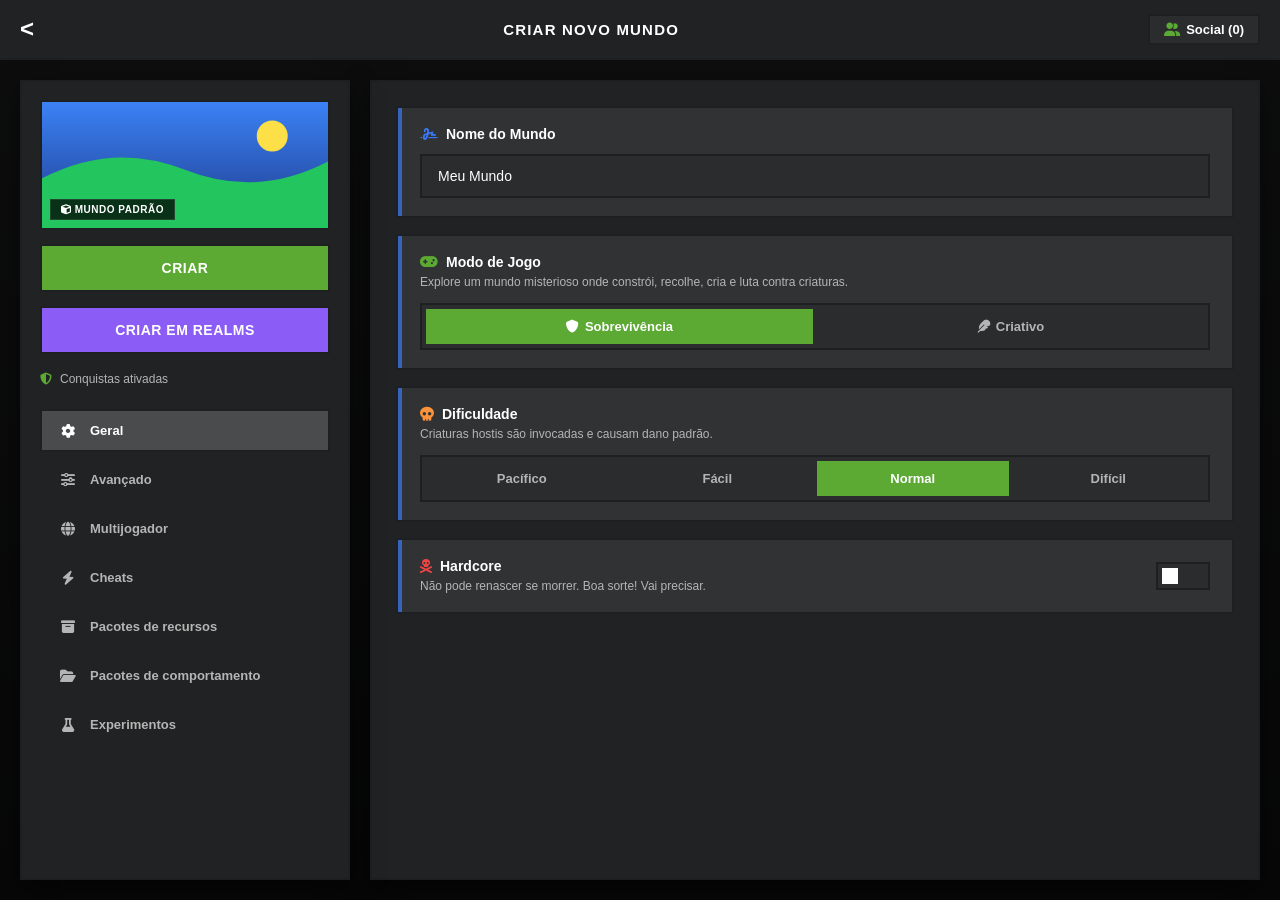
<file: create.html>
<!DOCTYPE html>
<html lang="pt-PT">

<head>
    <meta charset="UTF-8">
    <meta name="viewport" content="width=device-width, initial-scale=1.0">
    <title>Minecraft - Criar Novo Mundo (Bedrock Edition)</title>
    <!-- FontAwesome para ícones -->
    <link rel="stylesheet" href="https://cdnjs.cloudflare.com/ajax/libs/font-awesome/6.4.0/css/all.min.css">
    <style>
        :root {
            --bg-overlay: rgba(18, 18, 19, 0.92);
            --panel-bg: #313233;
            --panel-dark-bg: #212223;
            --card-bg: #3c3d3e;
            --card-hover: #4e4f52;
            --card-border: #1e1f20;
            --tab-active: #4a4b4c;
            --tab-inactive: #2b2c2d;
            --text-main: #ffffff;
            --text-muted: #b5b5b5;
            --accent-green: #5ca934;
            --accent-green-hover: #6bc23d;
            --accent-blue: #3978f6;
            --accent-purple: #8b5cf6;
            --warning-red: #ef4444;
            --ease-bedrock: cubic-bezier(0.16, 1, 0.3, 1);
        }

        * {
            box-sizing: border-box;
            margin: 0;
            padding: 0;
            font-family: 'Segoe UI', Tahoma, Geneva, Verdana, sans-serif;
            user-select: none;
        }

        body {
            background-color: var(--panel-dark-bg);
            background-image: linear-gradient(rgba(0, 0, 0, 0.6), rgba(0, 0, 0, 0.8)),
                url('https://images.unsplash.com/photo-1607604276583-eef5d076aa5f?q=80&w=1920&auto=format&fit=crop');
            background-size: cover;
            background-position: center;
            height: 100vh;
            width: 100vw;
            overflow: hidden;
            display: flex;
            justify-content: center;
            align-items: center;
            color: var(--text-main);
        }

        .window {
            width: 100vw;
            height: 100vh;
            display: flex;
            flex-direction: column;
            position: relative;
        }

        /* Barra Superior */
        .top-bar {
            background-color: var(--panel-dark-bg);
            height: 60px;
            display: flex;
            align-items: center;
            justify-content: space-between;
            padding: 0 20px;
            border-bottom: 2px solid var(--card-border);
            z-index: 30;
        }

        .top-left-group {
            display: flex;
            align-items: center;
            gap: 15px;
        }

        .hamburger-btn {
            background: none;
            border: none;
            color: var(--text-main);
            font-size: 22px;
            cursor: pointer;
            display: none;
            padding: 4px;
        }

        .back-btn {
            background: none;
            border: none;
            font-size: 24px;
            color: var(--text-main);
            cursor: pointer;
            font-weight: bold;
        }

        .top-bar h1 {
            font-size: 15px;
            text-transform: uppercase;
            font-weight: 800;
            letter-spacing: 1.2px;
        }

        .social-indicator {
            background-color: var(--tab-inactive);
            border: 2px solid var(--card-border);
            padding: 6px 14px;
            font-size: 13px;
            font-weight: bold;
            display: flex;
            align-items: center;
            gap: 6px;
        }

        /* Container Principal */
        .main-container {
            display: flex;
            flex: 1;
            padding: 20px;
            gap: 20px;
            height: calc(100vh - 60px);
            max-width: 1450px;
            margin: 0 auto;
            width: 100%;
            position: relative;
            overflow: hidden;
        }

        /* Sidebar Esquerda */
        .sidebar {
            width: 330px;
            background-color: var(--panel-dark-bg);
            border: 2px solid var(--card-border);
            display: flex;
            flex-direction: column;
            padding: 18px;
            gap: 14px;
            box-shadow: 0 10px 25px rgba(0, 0, 0, 0.5);
            flex-shrink: 0;
            overflow-y: auto;
            transition: transform 0.3s var(--ease-bedrock);
            z-index: 25;
        }

        .world-banner-box {
            width: 100%;
            height: 130px;
            border: 2px solid var(--card-border);
            background-size: cover;
            background-position: center;
            background-image: url('data:image/svg+xml;utf8,<svg xmlns="http://www.w3.org/2000/svg" width="300" height="130"><defs><linearGradient id="g" x1="0" y1="0" x2="0" y2="1"><stop offset="0%" stop-color="%233b82f6"/><stop offset="100%" stop-color="%231e3a8a"/></linearGradient></defs><rect width="300" height="130" fill="url(%23g)"/><path d="M0 80 Q 75 40 150 70 T 300 60 L 300 130 L 0 130 Z" fill="%2322c55e"/><circle cx="240" cy="35" r="16" fill="%23fde047"/></svg>');
            position: relative;
            display: flex;
            align-items: flex-end;
            padding: 8px;
        }

        .world-banner-tag {
            background: rgba(0, 0, 0, 0.75);
            padding: 4px 10px;
            font-size: 10px;
            font-weight: bold;
            color: var(--text-main);
            letter-spacing: 0.5px;
            text-transform: uppercase;
            border: 1px solid rgba(255, 255, 255, 0.1);
        }

        .btn-action {
            width: 100%;
            padding: 14px;
            font-weight: bold;
            font-size: 14px;
            text-transform: uppercase;
            border: 2px solid var(--card-border);
            cursor: pointer;
            text-align: center;
            letter-spacing: 0.5px;
            transition: background 0.2s;
        }

        .btn-create {
            background-color: var(--accent-green);
            color: white;
        }

        .btn-create:hover {
            background-color: var(--accent-green-hover);
        }

        .btn-realms {
            background-color: var(--accent-purple);
            color: white;
        }

        .btn-realms:hover {
            background-color: #9c6ffe;
        }

        .achievement-warning {
            font-size: 12px;
            color: var(--text-muted);
            display: flex;
            align-items: center;
            gap: 8px;
            padding: 4px 0;
        }

        .nav-menu {
            display: flex;
            flex-direction: column;
            gap: 6px;
            margin-top: 5px;
        }

        .nav-item {
            background-color: transparent;
            border: 2px solid transparent;
            color: var(--text-muted);
            padding: 12px 16px;
            text-align: left;
            font-size: 13px;
            font-weight: bold;
            cursor: pointer;
            display: flex;
            align-items: center;
            gap: 12px;
            transition: background 0.2s;
        }

        .nav-item i {
            width: 20px;
            text-align: center;
            font-size: 14px;
        }

        .nav-item:hover {
            color: var(--text-main);
            background-color: var(--card-hover);
        }

        .nav-item.active {
            background-color: var(--tab-active);
            color: var(--text-main);
            border-color: var(--card-border);
        }

        /* Painel Direito (Conteúdo) */
        .content-panel {
            flex: 1;
            background-color: var(--panel-dark-bg);
            border: 2px solid var(--card-border);
            display: flex;
            flex-direction: column;
            overflow-y: auto;
            padding: 24px;
            gap: 18px;
            box-shadow: 0 10px 25px rgba(0, 0, 0, 0.5);
        }

        .tab-pane {
            display: none;
            flex-direction: column;
            gap: 16px;
        }

        .tab-pane.active {
            display: flex;
        }

        /* Cartões de Configuração Melhorados Visualmente */
        .setting-card {
            background-color: var(--panel-bg);
            border: 2px solid var(--card-border);
            padding: 18px 22px;
            display: flex;
            flex-direction: column;
            gap: 12px;
            position: relative;
            overflow: hidden;
        }

        .setting-card::before {
            content: "";
            position: absolute;
            left: 0;
            top: 0;
            bottom: 0;
            width: 4px;
            background-color: var(--accent-blue);
            opacity: 0.7;
        }

        .setting-row {
            display: flex;
            justify-content: space-between;
            align-items: center;
        }

        .setting-info h4 {
            font-size: 14px;
            font-weight: bold;
            color: var(--text-main);
            display: flex;
            align-items: center;
            gap: 8px;
        }

        .setting-info p {
            font-size: 12px;
            color: var(--text-muted);
            margin-top: 4px;
            line-height: 1.4;
        }

        input[type="text"] {
            width: 100%;
            background-color: var(--tab-inactive);
            border: 2px solid var(--card-border);
            padding: 12px 16px;
            color: var(--text-main);
            font-size: 14px;
            outline: none;
        }

        input[type="text"]:focus {
            border-color: var(--accent-blue);
        }

        .button-group {
            display: flex;
            gap: 4px;
            background-color: var(--tab-inactive);
            border: 2px solid var(--card-border);
            padding: 4px;
        }

        .group-btn {
            flex: 1;
            background: transparent;
            border: none;
            color: var(--text-muted);
            padding: 10px;
            font-size: 13px;
            font-weight: bold;
            cursor: pointer;
            text-align: center;
            transition: all 0.2s;
            display: flex;
            align-items: center;
            justify-content: center;
            gap: 6px;
        }

        .group-btn.active {
            background-color: var(--accent-green);
            color: white;
        }

        /* Toggle Switch */
        .switch {
            position: relative;
            display: inline-block;
            width: 54px;
            height: 28px;
            flex-shrink: 0;
        }

        .switch input {
            opacity: 0;
            width: 0;
            height: 0;
        }

        .slider {
            position: absolute;
            cursor: pointer;
            top: 0;
            left: 0;
            right: 0;
            bottom: 0;
            background-color: var(--tab-inactive);
            border: 2px solid var(--card-border);
            transition: var(--ease-bedrock);
        }

        .slider:before {
            position: absolute;
            content: "";
            height: 16px;
            width: 16px;
            left: 4px;
            bottom: 4px;
            background-color: white;
            transition: var(--ease-bedrock);
        }

        input:checked+.slider {
            background-color: var(--accent-green);
        }

        input:checked+.slider:before {
            transform: translateX(26px);
        }

        .info-banner {
            background-color: rgba(57, 120, 246, 0.15);
            border: 2px solid var(--accent-blue);
            padding: 14px 18px;
            font-size: 13px;
            color: #93c5fd;
            display: flex;
            align-items: center;
            gap: 12px;
            font-weight: 500;
            line-height: 1.4;
        }

        /* ==========================================================
           ESTILOS: CARTÕES DE RECURSOS COM CLIQUE EXPANSÍVEL
           ========================================================== */
        .resource-section-title {
            font-size: 12px;
            text-transform: uppercase;
            font-weight: bold;
            color: var(--text-muted);
            margin-top: 10px;
            letter-spacing: 0.8px;
            display: flex;
            align-items: center;
            gap: 6px;
        }

        .mc-accordion {
            border: 2px solid var(--card-border);
            background-color: var(--panel-bg);
            margin-bottom: 8px;
        }

        .mc-accordion-header {
            display: flex;
            justify-content: space-between;
            align-items: center;
            padding: 12px 16px;
            background-color: #38393a;
            cursor: pointer;
            user-select: none;
            border-bottom: 2px solid var(--card-border);
            transition: background 0.15s;
        }

        .mc-accordion-header:hover {
            background-color: var(--card-hover);
        }

        .mc-accordion-title {
            font-size: 12px;
            font-weight: bold;
            letter-spacing: 0.8px;
            text-transform: uppercase;
            color: var(--text-main);
            display: flex;
            align-items: center;
            gap: 8px;
        }

        .mc-accordion-icon {
            font-size: 12px;
            color: var(--text-muted);
            transition: transform 0.2s ease;
        }

        .mc-accordion.open .mc-accordion-icon {
            transform: rotate(180deg);
        }

        .mc-accordion-content {
            background-color: var(--panel-bg);
            padding: 8px;
            display: none;
            flex-direction: column;
            gap: 6px;
        }

        .mc-accordion.open .mc-accordion-content {
            display: flex;
        }

        /* Cartão de Recurso Expansível por Clique */
        .resource-item-card {
            background-color: var(--tab-inactive);
            border: 1px solid var(--card-border);
            display: flex;
            flex-direction: column;
            transition: border-color 0.2s;
        }

        .resource-item-card.expanded {
            border-color: var(--accent-blue);
        }

        .resource-item-main {
            display: flex;
            align-items: center;
            padding: 10px 14px;
            gap: 12px;
            cursor: pointer;
        }

        .resource-item-main:hover {
            background-color: rgba(255, 255, 255, 0.03);
        }

        .resource-thumb {
            width: 44px;
            height: 44px;
            background-color: var(--panel-dark-bg);
            border: 1px solid var(--card-border);
            display: flex;
            align-items: center;
            justify-content: center;
            font-size: 18px;
            color: var(--accent-green);
            flex-shrink: 0;
        }

        .resource-details {
            flex: 1;
            display: flex;
            flex-direction: column;
            gap: 2px;
        }

        .resource-details h5 {
            font-size: 13px;
            color: var(--text-main);
            font-weight: bold;
        }

        .resource-details span {
            font-size: 11px;
            color: var(--text-muted);
        }

        .resource-actions-group {
            display: flex;
            gap: 2px;
            flex-shrink: 0;
        }

        .mc-sub-action-btn {
            background-color: var(--panel-bg);
            border: 1px solid var(--card-border);
            color: var(--text-main);
            padding: 8px 12px;
            font-size: 11px;
            font-weight: bold;
            cursor: pointer;
            display: flex;
            flex-direction: column;
            align-items: center;
            gap: 2px;
            text-transform: uppercase;
            transition: background 0.1s;
        }

        .mc-sub-action-btn:hover {
            background-color: var(--card-hover);
        }

        .mc-action-btn {
            background-color: var(--panel-bg);
            border: 2px solid var(--card-border);
            color: var(--text-main);
            padding: 6px 14px;
            font-size: 11px;
            font-weight: bold;
            text-transform: uppercase;
            cursor: pointer;
            display: flex;
            align-items: center;
            gap: 6px;
            transition: background 0.1s;
        }

        .mc-action-btn:hover {
            background-color: var(--card-hover);
        }

        /* Corpo expansível oculto por defeito */
        .resource-expandable-body {
            display: none;
            flex-direction: column;
            border-top: 1px solid var(--card-border);
            background-color: #242526;
        }

        .resource-item-card.expanded .resource-expandable-body {
            display: flex;
        }

        .resource-description-box {
            padding: 12px 14px;
            font-size: 12px;
            color: var(--text-muted);
            line-height: 1.5;
        }

        .resource-card-footer {
            display: flex;
            justify-content: flex-end;
            padding: 8px 14px;
            border-top: 1px solid var(--card-border);
            background-color: #292a2b;
        }

        .mc-link-btn {
            background: transparent;
            border: none;
            color: #60a5fa;
            font-size: 12px;
            text-decoration: underline;
            cursor: pointer;
        }

        .mc-link-btn:hover {
            color: #93c5fd;
        }

        .get-more-packs-card {
            background-color: var(--panel-bg);
            border: 2px solid var(--card-border);
            padding: 14px 18px;
            display: flex;
            align-items: center;
            gap: 16px;
            cursor: pointer;
            transition: background 0.15s;
            margin-top: 8px;
        }

        .get-more-packs-card:hover {
            background-color: var(--card-hover);
        }

        .get-more-packs-icon {
            width: 42px;
            height: 42px;
            background-color: #3b2014;
            border: 1px solid #7c2d12;
            display: flex;
            align-items: center;
            justify-content: center;
            color: #fb923c;
            font-size: 18px;
        }

        /* Modais */
        .modal-overlay {
            position: fixed;
            top: 0;
            left: 0;
            width: 100vw;
            height: 100vh;
            background: var(--bg-overlay);
            display: none;
            justify-content: center;
            align-items: center;
            z-index: 100;
            padding: 15px;
        }

        .modal-box {
            background-color: var(--panel-bg);
            border: 2px solid var(--card-border);
            width: 100%;
            max-width: 580px;
            display: flex;
            flex-direction: column;
            box-shadow: 0 15px 35px rgba(0, 0, 0, 0.8);
        }

        .modal-header {
            background-color: var(--panel-dark-bg);
            padding: 14px 20px;
            display: flex;
            justify-content: space-between;
            align-items: center;
            border-bottom: 2px solid var(--card-border);
            font-size: 14px;
            font-weight: bold;
        }

        .modal-close {
            background: none;
            border: none;
            color: var(--text-main);
            font-size: 18px;
            cursor: pointer;
            padding: 4px;
        }

        .modal-body {
            padding: 20px;
            font-size: 13px;
            color: var(--text-muted);
            line-height: 1.6;
            display: flex;
            flex-direction: column;
            gap: 15px;
        }

        .realms-modal-box {
            max-width: 820px !important;
            background-color: #1a1a24 !important;
            border: 3px solid #6b21a8 !important;
        }

        .realms-plans-container {
            display: flex;
            gap: 20px;
        }

        .realm-card {
            flex: 1;
            background-color: #121218;
            border: 2px solid #4c1d95;
            padding: 24px;
            display: flex;
            flex-direction: column;
            gap: 16px;
        }

        .realm-card-header {
            text-align: center;
            display: flex;
            flex-direction: column;
            gap: 8px;
            border-bottom: 2px solid #2e1065;
            padding-bottom: 14px;
        }

        .realm-logo-text {
            font-weight: 900;
            font-size: 14px;
            letter-spacing: 2px;
            color: #d8b4fe;
            text-transform: uppercase;
        }

        .realm-card h3 {
            color: #ffffff;
            font-size: 17px;
            font-weight: 800;
        }

        .realm-price {
            color: #a78bfa;
            font-size: 15px;
            font-weight: bold;
        }

        .realm-features {
            list-style: none;
            font-size: 12px;
            display: flex;
            flex-direction: column;
            gap: 8px;
            color: #d1d5db;
        }

        .realm-features li {
            display: flex;
            align-items: center;
            gap: 8px;
        }

        .realm-features li::before {
            content: "■";
            color: #c084fc;
            font-size: 10px;
        }

        .mobile-backdrop {
            position: fixed;
            top: 60px;
            left: 0;
            width: 100vw;
            height: calc(100vh - 60px);
            background: rgba(0, 0, 0, 0.6);
            display: none;
            z-index: 20;
        }

        .mobile-backdrop.active {
            display: block;
        }

        @media (max-width: 960px) {
            .hamburger-btn {
                display: block;
            }

            .sidebar {
                position: fixed;
                top: 60px;
                left: 0;
                width: 300px;
                height: calc(100vh - 60px);
                transform: translateX(-100%);
            }

            .sidebar.mobile-open {
                transform: translateX(0);
            }

            .main-container {
                padding: 10px;
            }

            .content-panel {
                padding: 15px;
            }

            .realms-plans-container {
                flex-direction: column;
            }
        }

        ::-webkit-scrollbar {
            width: 8px;
        }

        ::-webkit-scrollbar-track {
            background: var(--panel-dark-bg);
        }

        ::-webkit-scrollbar-thumb {
            background: var(--tab-active);
        }
    </style>
</head>

<body>

    <div class="window">
        <!-- Barra Superior -->
        <header class="top-bar">
            <div class="top-left-group">
                <button class="hamburger-btn" id="hamburgerBtn"><i class="fas fa-bars"></i></button>
                <button class="back-btn">&lt;</button>
            </div>
            <h1>Criar Novo Mundo</h1>
            <div class="social-indicator"><i class="fas fa-user-group" style="color: var(--accent-green);"></i> Social
                (0)</div>
        </header>

        <div class="mobile-backdrop" id="mobileBackdrop"></div>

        <!-- Corpo Principal -->
        <div class="main-container">

            <!-- Sidebar Esquerda -->
            <aside class="sidebar" id="sidebarMenu">
                <div class="world-banner-box">
                    <span class="world-banner-tag"><i class="fas fa-cube"></i> Mundo Padrão</span>
                </div>

                <button class="btn-action btn-create" id="createWorldBtn">Criar</button>
                <button class="btn-action btn-realms" id="openRealmsModal">Criar em Realms</button>
                <div class="achievement-warning">
                    <span><i class="fas fa-shield-halved" style="color: var(--accent-green);"></i></span> <span
                        id="achievementStatusText">Conquistas ativadas</span>
                </div>

                <div class="nav-menu">
                    <button class="nav-item active" data-target="tab-geral"><i class="fas fa-gear"></i> Geral</button>
                    <button class="nav-item" data-target="tab-avancado"><i class="fas fa-sliders"></i> Avançado</button>
                    <button class="nav-item" data-target="tab-multijogador"><i class="fas fa-globe"></i>
                        Multijogador</button>
                    <button class="nav-item" data-target="tab-cheats"><i class="fas fa-bolt"></i> Cheats</button>
                    <button class="nav-item" data-target="tab-recursos"><i class="fas fa-box-archive"></i> Pacotes de
                        recursos</button>
                    <button class="nav-item" data-target="tab-comportamento"><i class="fas fa-folder-open"></i> Pacotes
                        de comportamento</button>
                    <button class="nav-item" data-target="tab-experimentos"><i class="fas fa-flask"></i>
                        Experimentos</button>
                </div>
            </aside>

            <!-- Painel de Conteúdo -->
            <main class="content-panel">

                <!-- ABA 1: GERAL -->
                <div id="tab-geral" class="tab-pane active">
                    <div class="setting-card">
                        <div class="setting-info">
                            <h4><i class="fas fa-signature" style="color: var(--accent-blue);"></i> Nome do Mundo</h4>
                        </div>
                        <input type="text" id="worldNameInput" value="Meu Mundo">
                    </div>

                    <div class="setting-card">
                        <div class="setting-info">
                            <h4><i class="fas fa-gamepad" style="color: var(--accent-green);"></i> Modo de Jogo</h4>
                            <p id="gameModeDesc">Explore um mundo misterioso onde constrói, recolhe, cria e luta contra
                                criaturas.</p>
                        </div>
                        <div class="button-group">
                            <button class="group-btn active" data-mode="sobrevivencia"><i class="fas fa-shield"></i>
                                Sobrevivência</button>
                            <button class="group-btn" data-mode="criativo"><i class="fas fa-feather"></i>
                                Criativo</button>
                        </div>
                    </div>

                    <div class="setting-card">
                        <div class="setting-info">
                            <h4><i class="fas fa-skull" style="color: #fb923c;"></i> Dificuldade</h4>
                            <p id="difficultyDesc">Criaturas hostis são invocadas e causam dano padrão.</p>
                        </div>
                        <div class="button-group">
                            <button class="group-btn" data-diff="pacifico">Pacífico</button>
                            <button class="group-btn" data-diff="facil">Fácil</button>
                            <button class="group-btn active" data-diff="normal">Normal</button>
                            <button class="group-btn" data-diff="dificil">Difícil</button>
                        </div>
                    </div>

                    <div class="setting-card">
                        <div class="setting-row">
                            <div class="setting-info">
                                <h4><i class="fas fa-skull-crossbones" style="color: var(--warning-red);"></i> Hardcore
                                </h4>
                                <p id="hardcoreDesc">Não pode renascer se morrer. Boa sorte! Vai precisar.</p>
                            </div>
                            <label class="switch"><input type="checkbox" id="hardcoreToggle"><span
                                    class="slider"></span></label>
                        </div>
                    </div>
                </div>

                <!-- ABA 2: AVANÇADO -->
                <div id="tab-avancado" class="tab-pane">
                    <div class="setting-card">
                        <div class="setting-info">
                            <h4><i class="fas fa-seedling" style="color: #10b981;"></i> Semente do mundo</h4>
                            <p>Guia o algoritmo que cria magicamente o seu mundo</p>
                        </div>
                        <div style="display: flex; gap: 10px;">
                            <input type="text" value="3257840388504953787" style="flex: 1;">
                            <button class="btn-action"
                                style="width: 130px; padding: 0 10px; background-color: var(--card-bg); color: var(--text-main); font-size: 12px;"><i
                                    class="fas fa-dice"></i> Modelos</button>
                        </div>
                    </div>
                    <div class="setting-card">
                        <div class="setting-row">
                            <div class="setting-info">
                                <h4><i class="fas fa-map-location-dot" style="color: var(--accent-blue);"></i> Mostrar
                                    coordenadas</h4>
                                <p id="coordsDesc">Exibir a sua posição atual no HUD: Desativado</p>
                            </div>
                            <label class="switch"><input type="checkbox" id="coordsToggle"><span
                                    class="slider"></span></label>
                        </div>
                    </div>
                </div>

                <!-- ABA 3: MULTIJOGADOR -->
                <div id="tab-multijogador" class="tab-pane">
                    <div class="setting-card">
                        <div class="setting-row">
                            <div class="setting-info">
                                <h4><i class="fas fa-network-wired" style="color: var(--accent-purple);"></i> Partida
                                    multijogador</h4>
                                <p id="multiplayerDesc">Outros jogadores podem juntar-se ao seu mundo através da rede
                                    local e Xbox Live</p>
                            </div>
                            <label class="switch"><input type="checkbox" id="multiplayerToggle" checked><span
                                    class="slider"></span></label>
                        </div>
                    </div>
                </div>

                <!-- ABA 4: CHEATS -->
                <div id="tab-cheats" class="tab-pane">
                    <div class="setting-card">
                        <div class="setting-row">
                            <div class="setting-info">
                                <h4><i class="fas fa-terminal" style="color: #f59e0b;"></i> Cheats</h4>
                                <p id="cheatsStatusDesc">Personaliza o jogo com comandos avançados e configurações de
                                    trapaça</p>
                            </div>
                            <label class="switch"><input type="checkbox" id="cheatsToggle"><span
                                    class="slider"></span></label>
                        </div>
                    </div>
                </div>

                <!-- ABA 5: PACOTES DE RECURSOS -->
                <div id="tab-recursos" class="tab-pane">
                    <div
                        style="display: flex; justify-content: space-between; align-items: center; background-color: var(--panel-bg); border: 2px solid var(--card-border); padding: 14px 18px;">
                        <div style="display: flex; flex-direction: column; gap: 2px;">
                            <h4 style="font-size: 13px; font-weight: bold;"><i class="fas fa-share-nodes"
                                    style="color: var(--accent-blue);"></i> Pacotes partilhados</h4>
                            <p style="font-size: 12px; color: var(--text-muted);">É necessário que os jogadores baixem
                                todos os pacotes locais para entrar no jogo.</p>
                        </div>
                        <label class="switch"><input type="checkbox" checked><span class="slider"></span></label>
                    </div>

                    <div class="button-group">
                        <button class="group-btn active" id="btnResAtivoTab"><i class="fas fa-check-circle"></i>
                            Ativo</button>
                        <button class="group-btn" id="btnResDispTab"><i class="fas fa-box-open"></i> Disponível</button>
                    </div>

                    <!-- Conteúdo Aba Ativo -->
                    <div id="resAtivoContent" class="tab-pane active" style="gap: 12px;">
                        <div class="resource-section-title"><i class="fas fa-hdd"></i> Local</div>

                        <!-- Cartão Local Ativo Expansível -->
                        <div class="resource-item-card expanded" id="localCard1">
                            <div class="resource-item-main" onclick="toggleCard(this)">
                                <div class="resource-thumb"><i class="fas fa-image"></i></div>
                                <div class="resource-details">
                                    <h5>1.20 Panorama with shader by Adib3700</h5>
                                    <span>1024x1024</span>
                                </div>
                                <div class="resource-actions-group" onclick="event.stopPropagation()">
                                    <button class="mc-sub-action-btn"><i class="fas fa-sliders"></i> Opções</button>
                                    <button class="mc-sub-action-btn"><i class="fas fa-trash-can"></i> Excluir</button>
                                </div>
                            </div>
                            <div class="resource-expandable-body" style="display: flex;">
                                <div class="resource-description-box">
                                    The 1.20 panorama with but with shader applied! Resolution: 1024x1024, Shader used:
                                    Complementary Reimagined
                                </div>
                                <div class="resource-card-footer">
                                    <button class="mc-link-btn">Detalhes técnicos</button>
                                </div>
                            </div>
                        </div>

                        <div class="resource-section-title"><i class="fas fa-globe"></i> Global</div>

                        <!-- Acordeão Global -->
                        <div class="mc-accordion open">
                            <div class="mc-accordion-header" onclick="toggleAccordion(this)">
                                <span class="mc-accordion-title"><i class="fas fa-folder-tree"></i> 1.20 Panorama with
                                    shader by Adib3700</span>
                                <i class="fas fa-chevron-down mc-accordion-icon"></i>
                            </div>
                            <div class="mc-accordion-content" style="display: flex;">
                                <div class="resource-item-card" onclick="toggleCardSelf(this)">
                                    <div class="resource-item-main">
                                        <div class="resource-thumb"><i class="fas fa-image"></i></div>
                                        <div class="resource-details">
                                            <h5>1.20 Panorama with shader by Adib3700</h5>
                                            <span>1024x1024</span>
                                        </div>
                                    </div>
                                    <div class="resource-expandable-body">
                                        <div class="resource-description-box">
                                            The 1.20 panorama with but with shader applied! Resolution: 1024x1024,
                                            Shader used: Complementary Reimagined
                                        </div>
                                        <div class="resource-card-footer">
                                            <button class="mc-link-btn">Detalhes técnicos</button>
                                        </div>
                                    </div>
                                </div>
                            </div>
                        </div>
                    </div>

                    <!-- Conteúdo Aba Disponível -->
                    <div id="resDispContent" class="tab-pane" style="gap: 12px; display: none;">

                        <!-- Acordeão Adquirido -->
                        <div class="mc-accordion open">
                            <div class="mc-accordion-header" onclick="toggleAccordion(this)">
                                <span class="mc-accordion-title"><i class="fas fa-bag-shopping"></i> Adquirido
                                    (19)</span>
                                <i class="fas fa-chevron-down mc-accordion-icon"></i>
                            </div>
                            <div class="mc-accordion-content" style="display: flex;">

                                <div class="resource-item-card" onclick="toggleCardSelf(this)">
                                    <div class="resource-item-main">
                                        <div class="resource-thumb" style="color: var(--accent-blue);"><i
                                                class="fas fa-cube"></i></div>
                                        <div class="resource-details">
                                            <h5>Actions & Stuff (1.0.2)</h5>
                                            <span>Animações e Pacote Dinâmico</span>
                                        </div>
                                        <div onclick="event.stopPropagation()">
                                            <button class="mc-action-btn"><i class="fas fa-plus"></i> Ativar</button>
                                        </div>
                                    </div>
                                    <div class="resource-expandable-body">
                                        <div class="resource-description-box">
                                            It gives your world a more dynamic and lively feel by adding several new
                                            animations, particles, and other stuff! (Work in progress).
                                        </div>
                                    </div>
                                </div>

                                <div class="resource-item-card" onclick="toggleCardSelf(this)">
                                    <div class="resource-item-main">
                                        <div class="resource-thumb" style="color: var(--accent-purple);"><i
                                                class="fas fa-paint-brush"></i></div>
                                        <div class="resource-details">
                                            <h5>APLUS</h5>
                                            <span>Interface Gráfica</span>
                                        </div>
                                        <div onclick="event.stopPropagation()">
                                            <button class="mc-action-btn"><i class="fas fa-plus"></i> Ativar</button>
                                        </div>
                                    </div>
                                    <div class="resource-expandable-body">
                                        <div class="resource-description-box">Pacote visual de alta qualidade para
                                            personalização de menus e blocos.</div>
                                    </div>
                                </div>

                            </div>
                        </div>

                        <!-- Obter Mais Pacotes -->
                        <div class="get-more-packs-card">
                            <div class="get-more-packs-icon"><i class="fas fa-store"></i></div>
                            <div class="resource-details">
                                <h5 style="font-size: 14px; font-weight: bold;">Obter mais pacotes</h5>
                                <span style="font-size: 12px; color: var(--text-muted);">Centenas de pacotes disponíveis
                                    no Marketplace do Minecraft</span>
                            </div>
                        </div>

                    </div>
                </div>

                <!-- ABA 6: COMPORTAMENTO -->
                <div id="tab-comportamento" class="tab-pane">
                    <div class="setting-card" style="text-align: center; padding: 40px; gap: 14px;">
                        <i class="fas fa-folder-open" style="font-size: 36px; color: var(--text-muted);"></i>
                        <h4 style="font-size: 15px;">Nenhum pacote de comportamento ativo</h4>
                        <p style="max-width: 400px; margin: 0 auto;">Os pacotes de comportamento alteram a lógica,
                            regras de IA e propriedades dos itens e criaturas no mundo.</p>
                    </div>
                </div>

                <!-- ABA 7: EXPERIMENTOS -->
                <div id="tab-experimentos" class="tab-pane">
                    <div class="info-banner">
                        <i class="fas fa-triangle-exclamation" style="font-size: 18px;"></i>
                        <div>As experiências são novos recursos em potencial. Tenha cuidado, pois as funcionalidades
                            podem ficar instáveis entre versões.</div>
                    </div>
                    <div class="setting-card">
                        <div class="setting-row">
                            <div class="setting-info">
                                <h4><i class="fas fa-people-arrows" style="color: var(--accent-green);"></i> Reajuste
                                    das Negociações dos Aldeões</h4>
                                <p>Contém negociações atualizadas e equilibradas para os aldeões nas vilas</p>
                            </div>
                            <label class="switch"><input type="checkbox"><span class="slider"></span></label>
                        </div>
                    </div>
                </div>

            </main>
        </div>
    </div>

    <!-- MODAL REALMS -->
    <div class="modal-overlay" id="realmsModal">
        <div class="modal-box realms-modal-box">
            <div class="modal-header">
                <span><i class="fas fa-globe"></i> CRIAR MUNDO EM MINECRAFT REALMS</span>
                <button class="modal-close" id="closeRealmsModal">✕</button>
            </div>
            <div class="modal-body">
                <div class="realms-plans-container">
                    <div class="realm-card">
                        <div class="realm-card-header">
                            <div class="realm-logo-text">Minecraft Realms</div>
                            <h3>Core</h3>
                            <div class="realm-price">14,95 €/mês</div>
                        </div>
                        <ul class="realm-features">
                            <li>Você + 2 amigos em simultâneo</li>
                            <li>3 espaços para mundos dedicados</li>
                            <li>Servidor online disponível 24h</li>
                            <li>Backups automáticos incluídos</li>
                        </ul>
                        <button class="btn-action btn-create" style="margin-top: auto;">Comprar Realms Core</button>
                    </div>
                    <div class="realm-card" style="border-color: #8b5cf6; background-color: #161325;">
                        <div class="realm-card-header" style="border-bottom-color: #3b0764;">
                            <div class="realm-logo-text" style="color: #f3e8ff;">Minecraft Realms</div>
                            <h3 style="color: #c084fc;">Plus</h3>
                            <div class="realm-price" style="color: #e9d5ff;">29,95 €/mês</div>
                        </div>
                        <ul class="realm-features">
                            <li>Você + 10 amigos em simultâneo</li>
                            <li>3 espaços para mundos dedicados</li>
                            <li>Servidor online disponível 24h</li>
                            <li>Inclui acesso ao Marketplace Pass</li>
                        </ul>
                        <button class="btn-action btn-realms" style="margin-top: auto;">Avaliação Gratuita</button>
                    </div>
                </div>
            </div>
        </div>
    </div>

    <script>
        // Menu Hambúrguer Mobile
        const hamburgerBtn = document.getElementById('hamburgerBtn');
        const sidebarMenu = document.getElementById('sidebarMenu');
        const mobileBackdrop = document.getElementById('mobileBackdrop');

        function toggleMobileMenu() {
            sidebarMenu.classList.toggle('mobile-open');
            mobileBackdrop.classList.toggle('active');
        }
        hamburgerBtn.addEventListener('click', toggleMobileMenu);
        mobileBackdrop.addEventListener('click', toggleMobileMenu);

        // Navegação de Abas principais
        const navItems = document.querySelectorAll('.nav-item');
        const tabPanes = document.querySelectorAll('.tab-pane');

        navItems.forEach(item => {
            item.addEventListener('click', () => {
                navItems.forEach(i => i.classList.remove('active'));
                item.classList.add('active');

                const target = item.getAttribute('data-target');
                tabPanes.forEach(pane => {
                    if (pane.id.startsWith('tab-')) {
                        pane.classList.remove('active');
                        if (pane.id === target) pane.classList.add('active');
                    }
                });

                if (window.innerWidth <= 960) {
                    sidebarMenu.classList.remove('mobile-open');
                    mobileBackdrop.classList.remove('active');
                }
            });
        });

        // Lógica de Expansão de Cartões de Recursos ao Clicar
        function toggleCardSelf(cardElement) {
            cardElement.classList.toggle('expanded');
        }

        // Acordeões Dinâmicos
        function toggleAccordion(header) {
            const accordion = header.parentElement;
            accordion.classList.toggle('open');
            const content = accordion.querySelector('.mc-accordion-content');
            content.style.display = accordion.classList.contains('open') ? 'flex' : 'none';
        }

        // Alternância de sub-abas em Pacotes de Recursos
        const btnResAtivoTab = document.getElementById('btnResAtivoTab');
        const btnResDispTab = document.getElementById('btnResDispTab');
        const resAtivoContent = document.getElementById('resAtivoContent');
        const resDispContent = document.getElementById('resDispContent');

        btnResAtivoTab.addEventListener('click', () => {
            btnResAtivoTab.classList.add('active');
            btnResDispTab.classList.remove('active');
            resAtivoContent.style.display = 'flex';
            resDispContent.style.display = 'none';
        });

        btnResDispTab.addEventListener('click', () => {
            btnResDispTab.classList.add('active');
            btnResAtivoTab.classList.remove('active');
            resDispContent.style.display = 'flex';
            resAtivoContent.style.display = 'none';
        });

        // Interatividade Geral
        const gameModeDesc = document.getElementById('gameModeDesc');
        document.querySelectorAll('[data-mode]').forEach(btn => {
            btn.addEventListener('click', (e) => {
                document.querySelectorAll('[data-mode]').forEach(b => b.classList.remove('active'));
                const targetBtn = e.target.closest('.group-btn');
                targetBtn.classList.add('active');
                if (targetBtn.dataset.mode === 'sobrevivencia') {
                    gameModeDesc.textContent = "Explore um mundo misterioso onde constrói, recolhe, cria e luta contra criaturas.";
                } else {
                    gameModeDesc.textContent = "Recursos ilimitados, voo livre e destruição instantânea de blocos.";
                }
            });
        });

        const difficultyDesc = document.getElementById('difficultyDesc');
        document.querySelectorAll('[data-diff]').forEach(btn => {
            btn.addEventListener('click', (e) => {
                document.querySelectorAll('[data-diff]').forEach(b => b.classList.remove('active'));
                e.target.classList.add('active');
                const diff = e.target.dataset.diff;
                if (diff === 'pacifico') difficultyDesc.textContent = "Nenhuma criatura hostil é invocada. A fome e a vida regeneram-se.";
                else if (diff === 'facil') difficultyDesc.textContent = "Criaturas hostis causam menos dano. A fome esvazia-se lentamente.";
                else if (diff === 'normal') difficultyDesc.textContent = "Criaturas hostis são invocadas e causam dano padrão.";
                else difficultyDesc.textContent = "Criaturas hostis causam dano severo e a fome pode matar.";
            });
        });

        const hardcoreToggle = document.getElementById('hardcoreToggle');
        const hardcoreDesc = document.getElementById('hardcoreDesc');
        const achievementStatusText = document.getElementById('achievementStatusText');
        const cheatsToggle = document.getElementById('cheatsToggle');

        hardcoreToggle.addEventListener('change', () => {
            if (hardcoreToggle.checked) {
                hardcoreDesc.textContent = "Modo Hardcore ATIVADO: A sua vida está restrita e o mundo será trancado se morrer.";
                achievementStatusText.textContent = "Conquistas desativadas";
                achievementStatusText.style.color = "var(--warning-red)";
            } else {
                hardcoreDesc.textContent = "Não pode renascer se morrer. Boa sorte! Vai precisar.";
                if (!cheatsToggle.checked) {
                    achievementStatusText.textContent = "Conquistas ativadas";
                    achievementStatusText.style.color = "var(--text-muted)";
                }
            }
        });

        cheatsToggle.addEventListener('change', () => {
            if (cheatsToggle.checked) {
                achievementStatusText.textContent = "Conquistas desativadas";
                achievementStatusText.style.color = "var(--warning-red)";
            } else if (!hardcoreToggle.checked) {
                achievementStatusText.textContent = "Conquistas ativadas";
                achievementStatusText.style.color = "var(--text-muted)";
            }
        });

        const coordsToggle = document.getElementById('coordsToggle');
        const coordsDesc = document.getElementById('coordsDesc');
        coordsToggle.addEventListener('change', () => {
            coordsDesc.textContent = coordsToggle.checked ? "Exibir a sua posição atual no HUD: Ativado" : "Exibir a sua posição atual no HUD: Desativado";
        });

        const multiplayerToggle = document.getElementById('multiplayerToggle');
        const multiplayerDesc = document.getElementById('multiplayerDesc');
        multiplayerToggle.addEventListener('change', () => {
            multiplayerDesc.textContent = multiplayerToggle.checked ? "Outros jogadores podem juntar-se ao seu mundo através da rede local e Xbox Live" : "Modo offline: Nenhum jogador poderá entrar";
        });

        // Modais Realms
        const realmsModal = document.getElementById('realmsModal');
        document.getElementById('openRealmsModal').addEventListener('click', () => realmsModal.style.display = 'flex');
        document.getElementById('closeRealmsModal').addEventListener('click', () => realmsModal.style.display = 'none');

        document.getElementById('createWorldBtn').addEventListener('click', () => {
            const worldName = document.getElementById('worldNameInput').value || 'Meu Mundo';
            alert(`A criar o mundo "${worldName}" com sucesso! A inicializar shaders e a gerar chunks...`);
        });
    </script>
</body>

</html>
</file>
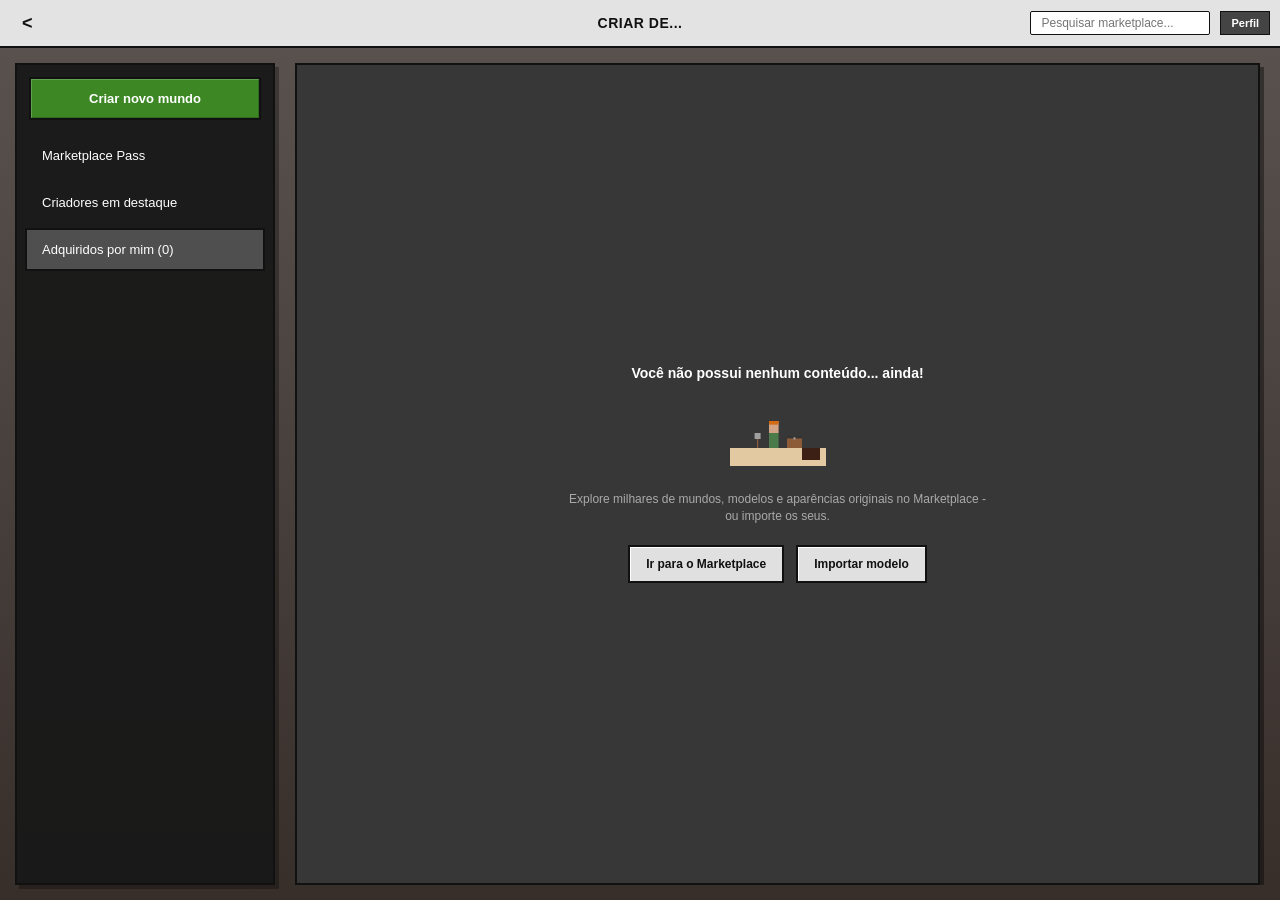
<file: extras.html>
<!DOCTYPE html>
<html lang="pt-PT">

<head>
    <meta charset="UTF-8">
    <meta name="viewport" content="width=device-width, initial-scale=1.0, maximum-scale=1.0, user-scalable=no">
    <title>Minecraft - Criar de...</title>
    <style>
        /* Variáveis de Cores Estilo Minecraft Bedrock */
        :root {
            --topbar-bg: #E3E3E3;
            --topbar-text: #111111;
            --sidebar-bg: rgba(25, 25, 25, 0.95);
            --sidebar-active: #4F4F4F;
            --btn-green: #3D8825;
            --btn-green-hover: #4a9c33;
            --panel-bg: #373737;
            --card-bg: #3B3B3B;
            --border-color: #111111;
            --text-light: #FFFFFF;
            --text-gray: #AAAAAA;
            --gold-pass: #FCCA34;
        }

        * {
            box-sizing: border-box;
            margin: 0;
            padding: 0;
            font-family: 'Segoe UI', Tahoma, Geneva, Verdana, sans-serif;
            user-select: none;
        }

        /* Fundo com Imagem via URL + Sobreposição Escura */
        body {
            background: linear-gradient(rgba(20, 10, 5, 0.7), rgba(20, 10, 5, 0.85)),
                url('https://images.unsplash.com/photo-1607604276583-eef5d076aa5f?w=1920&auto=format&fit=crop&q=80');
            background-size: cover;
            background-position: center;
            background-repeat: no-repeat;
            height: 100vh;
            width: 100vw;
            overflow: hidden;
            display: flex;
            flex-direction: column;
        }

        /* BARRA SUPERIOR */
        .top-bar {
            height: 48px;
            background-color: var(--topbar-bg);
            display: flex;
            align-items: center;
            justify-content: space-between;
            border-bottom: 2px solid var(--border-color);
            position: relative;
            z-index: 100;
            flex-shrink: 0;
            padding: 0 10px;
        }

        .top-left {
            display: flex;
            align-items: center;
            gap: 5px;
        }

        .back-btn,
        .hamburger-btn {
            background: none;
            border: none;
            font-size: 18px;
            font-weight: bold;
            color: var(--topbar-text);
            padding: 0 12px;
            cursor: pointer;
            height: 48px;
            display: flex;
            align-items: center;
            justify-content: center;
        }

        .back-btn:hover,
        .hamburger-btn:hover {
            background-color: rgba(0, 0, 0, 0.1);
        }

        /* Ocultar hambúrguer no desktop se preferir, ou mantê-lo visível para toggle flexível */
        .hamburger-btn {
            display: none;
        }

        .top-title {
            position: absolute;
            left: 50%;
            transform: translateX(-50%);
            font-size: 14px;
            font-weight: 900;
            color: var(--topbar-text);
            text-transform: uppercase;
            letter-spacing: 0.5px;
            white-space: nowrap;
        }

        /* Mais coisas: Barra de pesquisa e Perfil na barra superior */
        .top-right {
            display: flex;
            align-items: center;
            gap: 10px;
        }

        .top-search {
            background: #fff;
            border: 1.5px solid var(--border-color);
            padding: 4px 10px;
            font-size: 12px;
            border-radius: 2px;
            width: 180px;
            color: #333;
            outline: none;
        }

        .top-profile {
            background: #444;
            color: #fff;
            font-size: 11px;
            font-weight: bold;
            padding: 5px 10px;
            border: 1.5px solid var(--border-color);
            cursor: pointer;
        }

        /* LAYOUT PRINCIPAL */
        .main-layout {
            display: flex;
            flex: 1;
            padding: 15px;
            gap: 20px;
            height: calc(100vh - 48px);
            position: relative;
            overflow: hidden;
        }

        /* BARRA LATERAL (MENU) */
        .sidebar {
            width: 260px;
            background-color: var(--sidebar-bg);
            border: 2px solid var(--border-color);
            display: flex;
            flex-direction: column;
            box-shadow: 4px 4px 0 rgba(0, 0, 0, 0.3);
            height: 100%;
            flex-shrink: 0;
            z-index: 150;
            transition: transform 0.3s ease;
        }

        .btn-criar {
            background-color: var(--btn-green);
            color: var(--text-light);
            border: 2px solid var(--border-color);
            margin: 12px;
            padding: 12px;
            font-size: 13px;
            font-weight: bold;
            text-align: center;
            cursor: pointer;
            box-shadow: inset 1px 1px 0 rgba(255, 255, 255, 0.2), inset -1px -1px 0 rgba(0, 0, 0, 0.2);
        }

        .btn-criar:hover {
            background-color: var(--btn-green-hover);
        }

        .menu-list {
            display: flex;
            flex-direction: column;
            padding-bottom: 12px;
            overflow-y: auto;
        }

        .menu-item {
            padding: 12px 15px;
            color: var(--text-light);
            font-size: 13px;
            font-weight: 500;
            cursor: pointer;
            border: 2px solid transparent;
            margin: 2px 8px;
        }

        .menu-item:hover:not(.active) {
            background-color: rgba(255, 255, 255, 0.1);
        }

        .menu-item.active {
            background-color: var(--sidebar-active);
            border: 2px solid var(--border-color);
        }

        /* Backdrop para fechar o menu no telemóvel */
        .sidebar-backdrop {
            position: fixed;
            top: 0;
            left: 0;
            width: 100vw;
            height: 100vh;
            background: rgba(0, 0, 0, 0.5);
            z-index: 140;
            display: none;
        }

        .sidebar-backdrop.active {
            display: block;
        }

        /* ÁREA DE CONTEÚDO */
        .content-area {
            flex: 1;
            overflow-y: auto;
            display: flex;
            flex-direction: column;
            padding-right: 5px;
            height: 100%;
        }

        .tab-content {
            display: none;
            flex-direction: column;
            gap: 10px;
            height: 100%;
        }

        .tab-content.active {
            display: flex;
        }

        /* SCROLLBAR NATIVA */
        .content-area::-webkit-scrollbar,
        .modal-body::-webkit-scrollbar,
        .menu-list::-webkit-scrollbar {
            width: 8px;
        }

        .content-area::-webkit-scrollbar-track,
        .modal-body::-webkit-scrollbar-track,
        .menu-list::-webkit-scrollbar-track {
            background: rgba(0, 0, 0, 0.4);
            border-left: 1px solid var(--border-color);
        }

        .content-area::-webkit-scrollbar-thumb,
        .modal-body::-webkit-scrollbar-thumb,
        .menu-list::-webkit-scrollbar-thumb {
            background: #D0D0D0;
            border: 1px solid var(--border-color);
        }

        /* ABA ADQUIRIDOS */
        .empty-state-box {
            background-color: var(--panel-bg);
            border: 2px solid var(--border-color);
            display: flex;
            flex-direction: column;
            align-items: center;
            justify-content: center;
            height: 100%;
            text-align: center;
            padding: 30px;
            box-shadow: 4px 4px 0 rgba(0, 0, 0, 0.4);
        }

        .empty-state-box h2 {
            font-size: 14px;
            color: var(--text-light);
            margin-bottom: 20px;
            font-weight: 600;
        }

        .empty-illustration {
            width: 120px;
            height: 70px;
            margin-bottom: 20px;
        }

        .empty-state-box p {
            font-size: 12px;
            color: var(--text-gray);
            max-width: 420px;
            margin-bottom: 20px;
            line-height: 1.4;
        }

        .btn-row {
            display: flex;
            gap: 12px;
            flex-wrap: wrap;
            justify-content: center;
        }

        .btn-gray {
            background-color: #E0E0E0;
            color: #111;
            border: 2px solid var(--border-color);
            padding: 10px 16px;
            font-size: 12px;
            font-weight: 700;
            cursor: pointer;
            box-shadow: inset 1px 1px 0 #fff;
        }

        .btn-gray:hover {
            background-color: #F0F0F0;
        }

        /* PAINÉIS E CARDS */
        .panel-header {
            background-color: var(--panel-bg);
            border: 2px solid var(--border-color);
            padding: 12px 15px;
            box-shadow: 4px 4px 0 rgba(0, 0, 0, 0.4);
            margin-bottom: 5px;
        }

        .panel-header h2 {
            font-size: 14px;
            color: var(--text-light);
            text-transform: uppercase;
            font-weight: 900;
            margin-bottom: 2px;
        }

        .panel-header p {
            font-size: 11px;
            color: var(--text-gray);
        }

        .pass-header {
            background-color: #222;
            border: 2px solid var(--border-color);
            display: flex;
            justify-content: space-between;
            align-items: center;
            padding: 10px 16px;
            box-shadow: 4px 4px 0 rgba(0, 0, 0, 0.4);
            margin-bottom: 5px;
        }

        .pass-logo {
            color: var(--gold-pass);
            font-size: 16px;
            font-weight: 900;
            line-height: 0.9;
            text-transform: uppercase;
            text-align: center;
        }

        .pass-logo span {
            display: block;
            color: #fff;
            font-size: 14px;
        }

        .pass-trial-text {
            color: var(--text-light);
            font-size: 12px;
        }

        /* GRID DE CARDS */
        .grid {
            display: grid;
            grid-template-columns: repeat(3, 1fr);
            gap: 12px;
            padding-bottom: 20px;
        }

        .card {
            background-color: var(--card-bg);
            border: 2px solid var(--border-color);
            display: flex;
            flex-direction: column;
            cursor: pointer;
            box-shadow: 4px 4px 0 rgba(0, 0, 0, 0.4);
            position: relative;
            transition: transform 0.1s;
        }

        .card:hover {
            transform: translateY(-2px);
            filter: brightness(1.1);
        }

        .card.pass-item {
            border-color: var(--gold-pass);
        }

        .card-img {
            height: 100px;
            background-size: cover;
            background-position: center;
            border-bottom: 2px solid var(--border-color);
            position: relative;
        }

        .badge-addon {
            position: absolute;
            bottom: 4px;
            left: 4px;
            background-color: #222;
            color: var(--gold-pass);
            border: 2px solid var(--gold-pass);
            font-size: 10px;
            font-weight: bold;
            padding: 1px 5px;
        }

        .card-info {
            padding: 8px 10px;
            display: flex;
            flex-direction: column;
            justify-content: center;
            min-height: 60px;
        }

        .card-title {
            color: var(--text-light);
            font-size: 12px;
            font-weight: 600;
            white-space: nowrap;
            overflow: hidden;
            text-overflow: ellipsis;
        }

        .card-author {
            color: var(--text-gray);
            font-size: 10px;
            margin-top: 2px;
            margin-bottom: 2px;
        }

        .card-rating {
            color: var(--gold-pass);
            font-size: 11px;
            font-weight: bold;
        }

        .card-rating span {
            color: var(--text-gray);
            font-size: 10px;
            font-weight: normal;
        }

        /* MODAL */
        .modal-overlay {
            position: fixed;
            top: 0;
            left: 0;
            width: 100vw;
            height: 100vh;
            background-color: rgba(0, 0, 0, 0.75);
            display: none;
            justify-content: center;
            align-items: center;
            z-index: 1000;
            padding: 15px;
        }

        .modal-overlay.open {
            display: flex;
        }

        .modal-container {
            background-color: var(--panel-bg);
            border: 3px solid var(--border-color);
            width: 100%;
            max-width: 800px;
            height: 520px;
            max-height: 90vh;
            display: flex;
            flex-direction: column;
            box-shadow: 0 10px 30px rgba(0, 0, 0, 0.8);
            animation: modalPop 0.2s ease-out;
        }

        @keyframes modalPop {
            0% {
                transform: scale(0.95);
                opacity: 0;
            }

            100% {
                transform: scale(1);
                opacity: 1;
            }
        }

        .modal-header {
            background-color: #2b2b2b;
            padding: 10px 15px;
            display: flex;
            justify-content: space-between;
            align-items: center;
            border-bottom: 2px solid var(--border-color);
        }

        .modal-header h3 {
            font-size: 14px;
            color: var(--text-light);
            text-transform: uppercase;
            font-weight: 900;
        }

        .modal-close {
            background: none;
            border: none;
            color: var(--text-light);
            font-size: 16px;
            font-weight: bold;
            cursor: pointer;
            padding: 2px 6px;
        }

        .modal-close:hover {
            background-color: #e81123;
        }

        .modal-body {
            padding: 15px;
            overflow-y: auto;
            display: flex;
            flex-direction: column;
            gap: 15px;
            flex: 1;
        }

        .modal-hero {
            height: 180px;
            background-size: cover;
            background-position: center;
            border: 2px solid var(--border-color);
            position: relative;
            display: flex;
            align-items: flex-end;
            padding: 12px;
        }

        .modal-hero-overlay {
            position: absolute;
            bottom: 0;
            left: 0;
            right: 0;
            top: 0;
            background: linear-gradient(to top, rgba(0, 0, 0, 0.8) 0%, transparent 70%);
            z-index: 1;
        }

        .modal-hero-content {
            position: relative;
            z-index: 2;
        }

        .modal-hero-content h2 {
            font-size: 18px;
            color: #fff;
            font-weight: 900;
            text-shadow: 2px 2px 0 #000;
        }

        .modal-hero-content p {
            font-size: 12px;
            color: var(--gold-pass);
            font-weight: bold;
            margin-top: 2px;
        }

        .modal-info-grid {
            display: grid;
            grid-template-columns: 2fr 1fr;
            gap: 15px;
        }

        .modal-section-title {
            font-size: 12px;
            font-weight: 800;
            text-transform: uppercase;
            color: var(--gold-pass);
            margin-bottom: 6px;
            border-bottom: 1px solid #555;
            padding-bottom: 3px;
        }

        .modal-desc {
            font-size: 11px;
            color: var(--text-gray);
            line-height: 1.5;
        }

        .modal-specs {
            background-color: #2b2b2b;
            border: 2px solid var(--border-color);
            padding: 12px;
            display: flex;
            flex-direction: column;
            gap: 8px;
        }

        .spec-item {
            display: flex;
            justify-content: space-between;
            font-size: 10px;
            border-bottom: 1px dashed #444;
            padding-bottom: 4px;
        }

        .spec-label {
            color: var(--text-gray);
            font-weight: bold;
        }

        .spec-value {
            color: #fff;
        }

        .modal-footer {
            background-color: #2b2b2b;
            border-top: 2px solid var(--border-color);
            padding: 12px 15px;
            display: flex;
            justify-content: flex-end;
            gap: 10px;
        }

        .btn-modal-action {
            background-color: var(--btn-green);
            color: white;
            border: 2px solid var(--border-color);
            padding: 8px 20px;
            font-size: 11px;
            font-weight: bold;
            cursor: pointer;
            text-transform: uppercase;
            box-shadow: inset 1px 1px 0 rgba(255, 255, 255, 0.2);
        }

        .btn-modal-action:hover {
            background-color: var(--btn-green-hover);
        }

        /* ==========================================
           RESPONSIVIDADE E CENTRALIZAÇÃO MOBILE
           ========================================== */
        @media (max-width: 900px) {
            .grid {
                grid-template-columns: repeat(2, 1fr);
            }

            .modal-info-grid {
                grid-template-columns: 1fr;
            }

            .top-search {
                display: none;
            }

            /* Ocultar barra de pesquisa em ecrãs médios se faltar espaço */
        }

        @media (max-width: 768px) {
            .hamburger-btn {
                display: flex;
            }

            /* Ativar botão hambúrguer no telemóvel */
            .grid {
                grid-template-columns: 1fr;
            }

            /* Sidebar passa a ser um menu lateral flutuante (gaveta) */
            .sidebar {
                position: fixed;
                left: 0;
                top: 48px;
                bottom: 0;
                width: 260px;
                transform: translateX(-100%);
                z-index: 150;
            }

            .sidebar.mobile-open {
                transform: translateX(0);
            }

            .main-layout {
                padding: 10px;
                justify-content: center;
                /* Centralizar conteúdo principal */
            }

            .top-title {
                font-size: 12px;
            }
        }
    </style>
</head>

<body>

    <!-- Backdrop escuro para quando o menu mobile estiver aberto -->
    <div id="sidebarBackdrop" class="sidebar-backdrop" onclick="toggleMobileMenu()"></div>

    <!-- Barra Superior -->
    <header class="top-bar">
        <div class="top-left">
            <button class="hamburger-btn" onclick="toggleMobileMenu()">☰</button>
            <button class="back-btn">&lt;</button>
        </div>
        <h1 class="top-title">Criar de...</h1>
        <div class="top-right">
            <input type="text" class="top-search" placeholder="Pesquisar marketplace...">
            <div class="top-profile" onclick="alert('Perfil: MatheuZera')">Perfil</div>
        </div>
    </header>

    <!-- Layout Principal -->
    <div class="main-layout">

        <!-- Menu Lateral Esquerdo / Gaveta Mobile -->
        <aside id="sidebarMenu" class="sidebar">
            <button class="btn-criar" onclick="alert('A criar novo mundo padrão...')">Criar novo mundo</button>
            <div class="menu-list">
                <div class="menu-item" onclick="switchTab('pass', this)">Marketplace Pass</div>
                <div class="menu-item" onclick="switchTab('destaque', this)">Criadores em destaque</div>
                <div class="menu-item active" onclick="switchTab('adquiridos', this)">Adquiridos por mim (0)</div>
            </div>
        </aside>

        <!-- Área de Conteúdo Direita -->
        <div class="content-area">

            <!-- 1. ABA: MARKETPLACE PASS -->
            <div id="tab-pass" class="tab-content">
                <div class="pass-header">
                    <div class="pass-logo">Marketplace<br><span>Pass</span></div>
                    <div class="pass-trial-text">Iniciar versão de teste<br>grátis!</div>
                </div>

                <div class="grid">
                    <div class="card pass-item" onclick='openModal({
                        title: "The Bloop Add-On",
                        author: "por Mythicus",
                        rating: "★ 4.5 (4.219)",
                        image: "https://images.unsplash.com/photo-1544551763-46a013bb70d5?w=800&auto=format&fit=crop&q=80",
                        desc: "Mergulhe nas profundezas inexploradas do oceano com o The Bloop Add-On. Descubra novas criaturas colossais, biomas marinhos misteriosos, ferramentas de exploração submarina avançadas e itens exclusivos para sobrevivência aquática.",
                        version: "1.18.2",
                        size: "45.2 MB",
                        type: "Add-On & Mundo"
                    })'>
                        <div class="card-img"
                            style="background-image: url('https://images.unsplash.com/photo-1544551763-46a013bb70d5?w=400&auto=format&fit=crop&q=80');">
                            <div class="badge-addon">Add-On</div>
                        </div>
                        <div class="card-info">
                            <div class="card-title">The Bloop Add-On</div>
                            <div class="card-author">por Mythicus</div>
                            <div class="card-rating">★ 4.5 <span>(4.219)</span></div>
                        </div>
                    </div>

                    <div class="card pass-item" onclick='openModal({
                        title: "Cidades de Vila Add-On",
                        author: "por Float Studios",
                        rating: "★ 4.2 (2.040)",
                        image: "https://images.unsplash.com/photo-1518709268805-4e9042af9f23?w=800&auto=format&fit=crop&q=80",
                        desc: "Transforme vilas comuns em metrópoles medievais vibrantes! Este pacote expande a inteligência artificial dos aldeões, adiciona novas construções arquitetónicas grandiosas, muralhas defensivas e sistemas de comércio dinâmicos.",
                        version: "2.0.1",
                        size: "78.5 MB",
                        type: "Add-On Estrutural"
                    })'>
                        <div class="card-img"
                            style="background-image: url('https://images.unsplash.com/photo-1518709268805-4e9042af9f23?w=400&auto=format&fit=crop&q=80');">
                            <div class="badge-addon">Add-On</div>
                        </div>
                        <div class="card-info">
                            <div class="card-title">Cidades de vila Add-On</div>
                            <div class="card-author">por Float Studios</div>
                            <div class="card-rating">★ 4.2 <span>(2.040)</span></div>
                        </div>
                    </div>

                    <div class="card pass-item" onclick='openModal({
                        title: "Ações e Coisas",
                        author: "por Oreville Studios",
                        rating: "★ 4.9 (157.116)",
                        image: "https://images.unsplash.com/photo-1563089145-599997674d42?w=800&auto=format&fit=crop&q=80",
                        desc: "O pacote definitivo de animações e interações para o Minecraft Bedrock. Adicione movimentos fluidos, novas físicas de blocos, emotes personalizados e interações imersivas com o ambiente.",
                        version: "3.4.0",
                        size: "112.0 MB",
                        type: "Pacote Completo"
                    })'>
                        <div class="card-img"
                            style="background-image: url('https://images.unsplash.com/photo-1563089145-599997674d42?w=400&auto=format&fit=crop&q=80');">
                            <div class="badge-addon">Pass</div>
                        </div>
                        <div class="card-info">
                            <div class="card-title">Ações e Coisas</div>
                            <div class="card-author">por Oreville Studios</div>
                            <div class="card-rating">★ 4.9 <span>(157.116)</span></div>
                        </div>
                    </div>
                </div>
            </div>

            <!-- 2. ABA: CRIADORES EM DESTAQUE -->
            <div id="tab-destaque" class="tab-content">
                <div class="panel-header">
                    <h2>Criadores em Destaque</h2>
                    <p>Explore os modelos de mundo mais recentes de criadores selecionados do Marketplace.</p>
                </div>

                <div class="grid">
                    <div class="card" onclick='openModal({
                        title: "Lendas do Éter",
                        author: "por Spark Universe",
                        rating: "★ 4.3 (1.049)",
                        image: "https://images.unsplash.com/photo-1518709268805-4e9042af9f23?w=800&auto=format&fit=crop&q=80",
                        desc: "Aventure-se em ilhas flutuantes mágicas repletas de ruínas ancestrais, chefes épicos e tesouros celestes lendários. Uma experiência de sobrevivência nas nuvens totalmente reformulada.",
                        version: "1.5.0",
                        size: "150.4 MB",
                        type: "Mundo de Aventura"
                    })'>
                        <div class="card-img"
                            style="background-image: url('https://images.unsplash.com/photo-1518709268805-4e9042af9f23?w=400&auto=format&fit=crop&q=80');">
                        </div>
                        <div class="card-info">
                            <div class="card-title">Lendas do Éter</div>
                            <div class="card-author">por Spark Universe</div>
                            <div class="card-rating">★ 4.3 <span>(1.049)</span></div>
                        </div>
                    </div>

                    <div class="card" onclick='openModal({
                        title: "Coisas Mais Estranhas",
                        author: "por Minecraft",
                        rating: "★ 4.3 (5.597)",
                        image: "https://images.unsplash.com/photo-1509198397868-475647b2a1e5?w=800&auto=format&fit=crop&q=80",
                        desc: "Entre no Mundo Invertido! Explore cenários misteriosos inspirados em clássicos dos anos 80, enfrente criaturas aterrorizantes e desvende segredos sombrios escondidos na cidade.",
                        version: "1.0.2",
                        size: "95.8 MB",
                        type: "Mundo Temático"
                    })'>
                        <div class="card-img"
                            style="background-image: url('https://images.unsplash.com/photo-1509198397868-475647b2a1e5?w=400&auto=format&fit=crop&q=80');">
                        </div>
                        <div class="card-info">
                            <div class="card-title">Coisas Mais Estranhas</div>
                            <div class="card-author">por Minecraft</div>
                            <div class="card-rating">★ 4.3 <span>(5.597)</span></div>
                        </div>
                    </div>

                    <div class="card" onclick='openModal({
                        title: "Casa de Bluey",
                        author: "por Jigarbov Productions",
                        rating: "★ 4.6 (6.332)",
                        image: "https://images.unsplash.com/photo-1513519245088-0e12902e5a38?w=800&auto=format&fit=crop&q=80",
                        desc: "Explore a icónica casa da Bluey e sua vizinhança! Divirta-se com mini-jogos interativos, explore cômodos detalhados e jogue com seus personagens favoritos em um mundo alegre e colorido.",
                        version: "1.1.0",
                        size: "64.1 MB",
                        type: "Mapa Interativo"
                    })'>
                        <div class="card-img"
                            style="background-image: url('https://images.unsplash.com/photo-1513519245088-0e12902e5a38?w=400&auto=format&fit=crop&q=80');">
                        </div>
                        <div class="card-info">
                            <div class="card-title">Casa de Bluey</div>
                            <div class="card-author">por Jigarbov Productions</div>
                            <div class="card-rating">★ 4.6 <span>(6.332)</span></div>
                        </div>
                    </div>
                </div>
            </div>

            <!-- 3. ABA: ADQUIRIDOS POR MIM -->
            <div id="tab-adquiridos" class="tab-content active">
                <div class="empty-state-box">
                    <h2>Você não possui nenhum conteúdo... ainda!</h2>

                    <svg class="empty-illustration" viewBox="0 0 200 100" xmlns="http://www.w3.org/2000/svg">
                        <rect x="20" y="70" width="160" height="30" fill="#E2C9A1" />
                        <rect x="140" y="70" width="30" height="20" fill="#3D2015" />
                        <rect x="85" y="45" width="16" height="25" fill="#4B7B4B" />
                        <rect x="85" y="25" width="16" height="20" fill="#D2A385" />
                        <rect x="85" y="25" width="16" height="6" fill="#D36B15" />
                        <rect x="115" y="50" width="25" height="20" fill="#8C5C38" />
                        <rect x="115" y="50" width="25" height="4" fill="#333" />
                        <rect x="126" y="52" width="3" height="4" fill="#A0A0A0" />
                        <rect x="65" y="50" width="2" height="20" fill="#8C5C38" />
                        <rect x="61" y="45" width="10" height="10" fill="#A0A0A0" />
                    </svg>

                    <p>Explore milhares de mundos, modelos e aparências originais no Marketplace - ou importe os seus.
                    </p>

                    <div class="btn-row">
                        <button class="btn-gray" onclick="alert('Indo para o Marketplace oficial...')">Ir para o
                            Marketplace</button>
                        <button class="btn-gray"
                            onclick="alert('Abrindo seletor de importação de ficheiros .mcpack / .mcworld...')">Importar
                            modelo</button>
                    </div>
                </div>
            </div>

        </div>
    </div>

    <!-- MODAL DETALHADO -->
    <div id="itemModal" class="modal-overlay" onclick="outsideClose(event)">
        <div class="modal-container">
            <div class="modal-header">
                <h3 id="modalTitleBar">Detalhes do Conteúdo</h3>
                <button class="modal-close" onclick="closeModal()">✕</button>
            </div>
            <div class="modal-body">
                <div id="modalHero" class="modal-hero">
                    <div class="modal-hero-overlay"></div>
                    <div class="modal-hero-content">
                        <h2 id="modalTitle">Título do Item</h2>
                        <p id="modalAuthor">por Criador</p>
                    </div>
                </div>

                <div class="modal-info-grid">
                    <div>
                        <div class="modal-section-title">Sobre esta experiência</div>
                        <p id="modalDesc" class="modal-desc">Descrição completa do item carregada dinamicamente...</p>
                    </div>
                    <div>
                        <div class="modal-section-title">Especificações</div>
                        <div class="modal-specs">
                            <div class="spec-item"><span class="spec-label">Avaliação:</span><span id="modalRating"
                                    class="spec-value">★ 4.5</span></div>
                            <div class="spec-item"><span class="spec-label">Versão:</span><span id="modalVersion"
                                    class="spec-value">1.18+</span></div>
                            <div class="spec-item"><span class="spec-label">Tamanho:</span><span id="modalSize"
                                    class="spec-value">45 MB</span></div>
                            <div class="spec-item"><span class="spec-label">Tipo:</span><span id="modalType"
                                    class="spec-value">Add-On</span></div>
                        </div>
                    </div>
                </div>
            </div>
            <div class="modal-footer">
                <button class="btn-gray" onclick="closeModal()">Cancelar</button>
                <button class="btn-modal-action" onclick="alert('Download e instalação iniciados com sucesso!')">Baixar
                    / Instalar</button>
            </div>
        </div>
    </div>

    <script>
        // Sistema de Abas
        function switchTab(tabName, element) {
            document.querySelectorAll('.tab-content').forEach(tab => tab.classList.remove('active'));
            document.querySelectorAll('.menu-item').forEach(item => item.classList.remove('active'));

            document.getElementById('tab-' + tabName).classList.add('active');
            element.classList.add('active');

            // Fechar menu mobile automaticamente ao trocar de aba (opcional)
            if (window.innerWidth <= 768) {
                toggleMobileMenu();
            }
        }

        // Toggle do Menu Hambúrguer (Telemóvel)
        function toggleMobileMenu() {
            const sidebar = document.getElementById('sidebarMenu');
            const backdrop = document.getElementById('sidebarBackdrop');
            sidebar.classList.toggle('mobile-open');
            backdrop.classList.toggle('active');
        }

        // Sistema de Modais Ricos
        function openModal(data) {
            document.getElementById('modalTitleBar').innerText = data.title;
            document.getElementById('modalTitle').innerText = data.title;
            document.getElementById('modalAuthor').innerText = data.author;
            document.getElementById('modalDesc').innerText = data.desc;
            document.getElementById('modalRating').innerText = data.rating;
            document.getElementById('modalVersion').innerText = data.version;
            document.getElementById('modalSize').innerText = data.size;
            document.getElementById('modalType').innerText = data.type;
            document.getElementById('modalHero').style.backgroundImage = `url('${data.image}')`;

            document.getElementById('itemModal').classList.add('open');
        }

        function closeModal() {
            document.getElementById('itemModal').classList.remove('open');
        }

        function outsideClose(event) {
            if (event.target.id === 'itemModal') {
                closeModal();
            }
        }

        // Atalho ESC para fechar modal
        document.addEventListener('keydown', (e) => {
            if (e.key === 'Escape') closeModal();
        });
    </script>
</body>

</html>
</file>
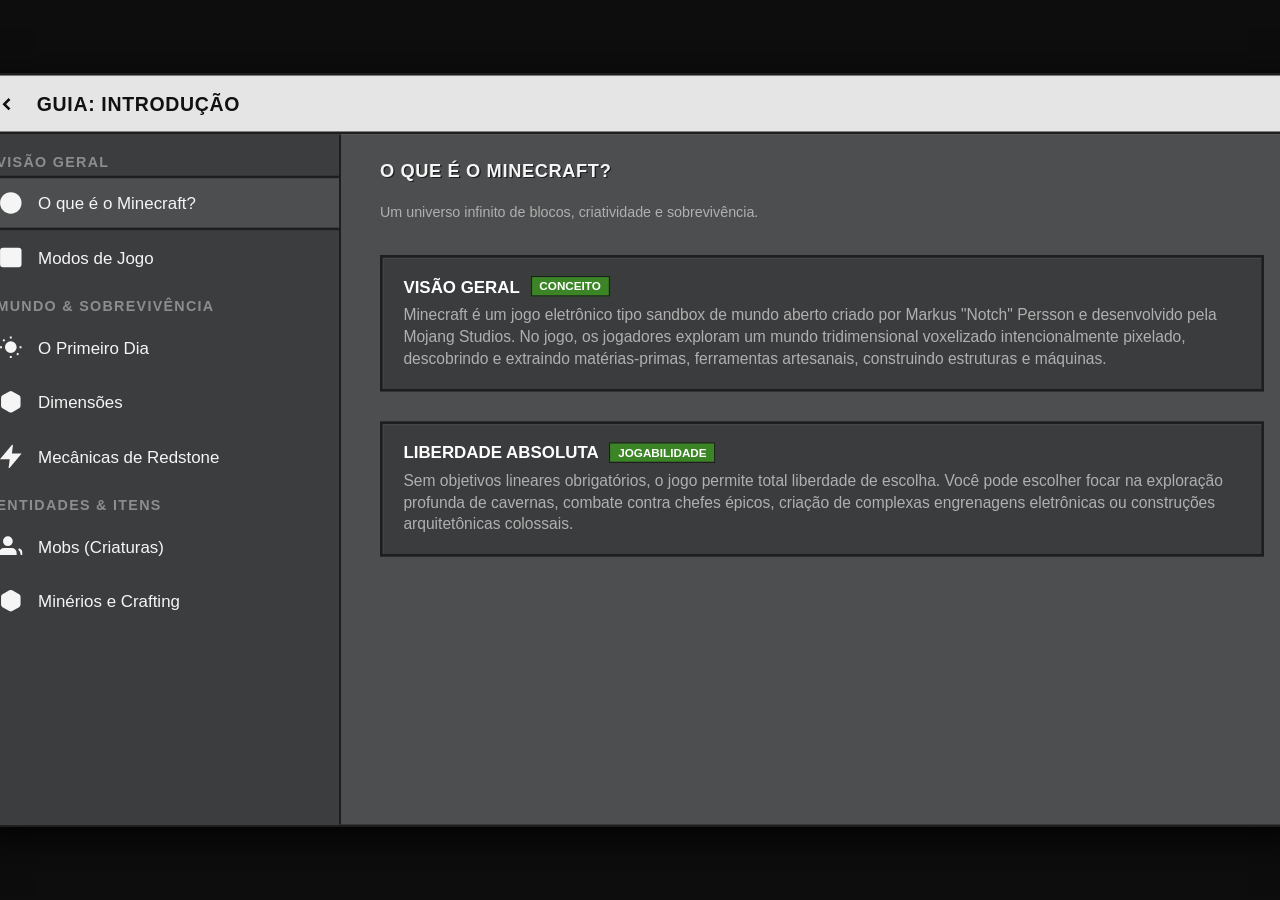
<file: settings.html>
<!DOCTYPE html>
<html lang="pt-BR">
<head>
    <meta charset="UTF-8">
    <meta name="viewport" content="width=device-width, initial-scale=1.0">
    <title>Minecraft - Guia e Enciclopédia</title>
    <style>
        :root {
            --bg-main: #4d4e50;
            --bg-sidebar: #3c3d3f;
            --bg-topbar: #e5e5e6;
            --bg-input: #313233;
            --bg-row-hover: #555658;
            --border-dark: #1e1e1e;
            --border-light: #6a6a6a;
            --text-light: #f5f5f5;
            --text-dark: #111111;
            --text-gray: #b0b0b0;
            --btn-green: #3c8527;
            --btn-green-hover: #459a2d;
            --btn-light: #d4d5d7;
            --btn-light-hover: #e6e7e8;
            --menu-hover: #505153;
            --scroll-green: #3c8527;
        }

        * {
            box-sizing: border-box;
            margin: 0;
            padding: 0;
            font-family: 'Segoe UI', Tahoma, Geneva, Verdana, sans-serif;
            user-select: none;
        }

        body {
            background-color: #1a1a1a;
            /* Adicionado URL de fundo (substitua o link abaixo pela imagem que desejar) */
            background-image: linear-gradient(rgba(0,0,0,0.5), rgba(0,0,0,0.5)), url('https://images.unsplash.com/photo-1627885747614-6bb8d57d7768?q=80&w=1920&auto=format&fit=crop');
            background-size: cover;
            background-position: center;
            background-repeat: no-repeat;
            display: flex;
            justify-content: center;
            align-items: center;
            height: 100vh;
            color: var(--text-light);
            overflow: hidden;
        }

        .window {
            width: 1024px;
            height: 580px;
            background-color: var(--bg-main);
            border: 2px solid var(--border-dark);
            display: flex;
            flex-direction: column;
            box-shadow: 0 10px 30px rgba(0,0,0,0.8);
            position: relative;
            /* Escala global de 90% mantendo o posicionamento centralizado */
            transform: scale(1.3);
            transform-origin: center;
        }

        /* Barra Superior */
        .top-bar {
            background-color: var(--bg-topbar);
            height: 45px;
            display: flex;
            align-items: center;
            padding: 0 15px;
            position: relative;
            border-bottom: 2px solid var(--border-dark);
            z-index: 20;
        }

        .back-btn {
            background: none;
            border: none;
            font-size: 22px;
            color: var(--text-dark);
            cursor: pointer;
            margin-right: 15px;
            font-weight: bold;
            display: flex;
            align-items: center;
            justify-content: center;
        }

        .top-bar h1 {
            color: var(--text-dark);
            font-size: 15px;
            text-transform: uppercase;
            font-weight: 800;
            letter-spacing: 0.5px;
        }

        .hamburger-btn {
            display: none;
            background: none;
            border: none;
            cursor: pointer;
            margin-right: 12px;
            align-items: center;
            justify-content: center;
            color: var(--text-dark);
        }

        /* Layout Principal */
        .content {
            display: flex;
            flex: 1;
            overflow: hidden;
            position: relative;
        }

        /* Sidebar Esquerda */
        .sidebar {
            width: 280px;
            background-color: var(--bg-sidebar);
            border-right: 2px solid var(--border-dark);
            display: flex;
            flex-direction: column;
            overflow-y: auto;
            padding: 5px 0;
            transition: transform 0.3s ease;
        }

        .sidebar-section-title {
            font-size: 11px;
            text-transform: uppercase;
            color: #8c8d8f;
            padding: 10px 15px 5px 15px;
            font-weight: 800;
            letter-spacing: 1px;
        }

        .side-menu {
            list-style: none;
        }

        .side-menu li {
            padding: 10px 15px;
            display: flex;
            align-items: center;
            gap: 12px;
            font-size: 13px;
            cursor: pointer;
            border: 2px solid transparent;
            color: var(--text-light);
            font-weight: 500;
        }

        .side-menu li:hover { background-color: var(--menu-hover); }

        .side-menu li.active {
            background-color: var(--bg-main);
            border: 2px solid var(--border-dark);
            border-right-color: var(--bg-main);
            margin-right: -2px;
            position: relative;
            z-index: 10;
        }

        .icon {
            display: flex;
            align-items: center;
            justify-content: center;
            width: 18px;
            height: 18px;
            color: var(--text-light);
        }
        .icon svg {
            width: 100%;
            height: 100%;
            fill: currentColor;
        }

        /* Scrollbars Customizadas */
        ::-webkit-scrollbar { width: 8px; }
        ::-webkit-scrollbar-track { background: #2a2b2d; border-left: 2px solid var(--border-dark); }
        ::-webkit-scrollbar-thumb { background: var(--scroll-green); border: 2px solid var(--border-dark); }

        /* Painel Direito */
        .main-panel {
            flex: 1;
            padding: 20px 30px;
            overflow-y: auto;
            position: relative;
            background-color: var(--bg-main);
        }

        .tab-content {
            display: none;
            flex-direction: column;
            gap: 15px;
        }

        .tab-content.active {
            display: flex;
        }

        /* Componentes Explicativos */
        .guide-header {
            font-size: 14px;
            font-weight: 900;
            text-transform: uppercase;
            letter-spacing: 0.5px;
            margin-bottom: 2px;
            text-shadow: 1px 1px 0px rgba(0,0,0,0.6);
        }

        .guide-desc {
            font-size: 11px;
            color: var(--text-gray);
            margin-bottom: 10px;
            line-height: 1.4;
        }

        .info-card {
            background-color: #3b3c3e;
            border: 2px solid var(--border-dark);
            padding: 14px 16px;
            display: flex;
            flex-direction: column;
            gap: 6px;
            margin-bottom: 8px;
            box-shadow: inset 1px 1px 0px rgba(255,255,255,0.05);
        }

        .info-card h3 {
            font-size: 13px;
            color: #fff;
            text-transform: uppercase;
            font-weight: bold;
            display: flex;
            align-items: center;
            gap: 8px;
        }

        .info-card p {
            font-size: 12px;
            color: var(--text-gray);
            line-height: 1.4;
        }

        .tag-badge {
            background-color: var(--btn-green);
            color: white;
            font-size: 9px;
            padding: 2px 6px;
            border: 1px solid var(--border-dark);
            text-transform: uppercase;
            font-weight: bold;
        }

        /* Responsividade */
        @media (max-width: 768px) {
            .window { width: 100%; height: 100vh; border: none; transform: none; }
            .hamburger-btn { display: flex; }
            .sidebar {
                position: absolute;
                left: 0; top: 45px;
                height: calc(100vh - 45px);
                z-index: 100;
                transform: translateX(-100%);
                width: 260px;
            }
            .sidebar.mobile-open { transform: translateX(0); }
        }
    </style>
</head>
<body>

    <div class="window">
        <!-- Barra Superior -->
        <header class="top-bar">
            <button class="hamburger-btn" id="hamburger-toggle" title="Menu">
                <svg width="20" height="20" viewBox="0 0 24 24" fill="none" stroke="currentColor" stroke-width="2.5"><line x1="3" y1="12" x2="21" y2="12"></line><line x1="3" y1="6" x2="21" y2="6"></line><line x1="3" y1="18" x2="21" y2="18"></line></svg>
            </button>
            <button class="back-btn" title="Voltar">
                <svg width="16" height="16" viewBox="0 0 24 24" fill="none" stroke="currentColor" stroke-width="3"><polyline points="15 18 9 12 15 6"></polyline></svg>
            </button>
            <h1 id="top-bar-title">Guia: Introdução</h1>
        </header>

        <div class="content">
            <!-- Menu Lateral com Submenus Explicativos -->
            <aside class="sidebar" id="app-sidebar">
                <div class="sidebar-section-title">Visão Geral</div>
                <ul class="side-menu">
                    <li class="active" data-target="tab-intro" data-title="Guia: Introdução">
                        <span class="icon"><svg viewBox="0 0 24 24" fill="none" stroke="currentColor" stroke-width="2"><circle cx="12" cy="12" r="10"/><line x1="12" y1="16" x2="12" y2="12"/><line x1="12" y1="8" x2="12.01" y2="8"/></svg></span> O que é o Minecraft?
                    </li>
                    <li data-target="tab-modos" data-title="Guia: Modos de Jogo">
                        <span class="icon"><svg viewBox="0 0 24 24" fill="none" stroke="currentColor" stroke-width="2"><rect x="2" y="3" width="20" height="18" rx="2"/><line x1="2" y1="9" x2="22" y2="9"/></svg></span> Modos de Jogo
                    </li>
                </ul>

                <div class="sidebar-section-title">Mundo & Sobrevivência</div>
                <ul class="side-menu">
                    <li data-target="tab-primeirodia" data-title="Guia: Primeiro Dia">
                        <span class="icon"><svg viewBox="0 0 24 24" fill="none" stroke="currentColor" stroke-width="2"><circle cx="12" cy="12" r="5"/><line x1="12" y1="1" x2="12" y2="3"/><line x1="12" y1="21" x2="12" y2="23"/><line x1="4.22" y1="4.22" x2="5.64" y2="5.64"/><line x1="18.36" y1="18.36" x2="19.78" y2="19.78"/><line x1="1" y1="12" x2="3" y2="12"/><line x1="21" y1="12" x2="23" y2="12"/></svg></span> O Primeiro Dia
                    </li>
                    <li data-target="tab-dimensoes" data-title="Guia: Dimensões">
                        <span class="icon"><svg viewBox="0 0 24 24" fill="none" stroke="currentColor" stroke-width="2"><path d="M21 16V8a2 2 0 0 0-1-1.73l-7-4a2 2 0 0 0-2 0l-7 4A2 2 0 0 0 3 8v8a2 2 0 0 0 1 1.73l7 4a2 2 0 0 0 2 0l7-4A2 2 0 0 0 21 16z"/></svg></span> Dimensões
                    </li>
                    <li data-target="tab-redstone" data-title="Guia: Redstone">
                        <span class="icon"><svg viewBox="0 0 24 24" fill="none" stroke="currentColor" stroke-width="2"><polygon points="13 2 3 14 12 14 11 22 21 10 12 10 13 2"/></svg></span> Mecânicas de Redstone
                    </li>
                </ul>

                <div class="sidebar-section-title">Entidades & Itens</div>
                <ul class="side-menu">
                    <li data-target="tab-mobs" data-title="Guia: Mobs">
                        <span class="icon"><svg viewBox="0 0 24 24" fill="none" stroke="currentColor" stroke-width="2"><path d="M17 21v-2a4 4 0 0 0-4-4H5a4 4 0 0 0-4 4v2"/><circle cx="9" cy="7" r="4"/><path d="M23 21v-2a4 4 0 0 0-3-3.87"/></svg></span> Mobs (Criaturas)
                    </li>
                    <li data-target="tab-crafting" data-title="Guia: Crafting e Minérios">
                        <span class="icon"><svg viewBox="0 0 24 24" fill="none" stroke="currentColor" stroke-width="2"><path d="M21 16V8a2 2 0 0 0-1-1.73l-7-4a2 2 0 0 0-2 0l-7 4A2 2 0 0 0 3 8v8a2 2 0 0 0 1 1.73l7 4a2 2 0 0 0 2 0l7-4A2 2 0 0 0 21 16z"/></svg></span> Minérios e Crafting
                    </li>
                </ul>
            </aside>

            <!-- Painel de Conteúdo Explicativo -->
            <main class="main-panel">
                
                <!-- 1. INTRODUÇÃO -->
                <div id="tab-intro" class="tab-content active">
                    <div class="guide-header">O que é o Minecraft?</div>
                    <div class="guide-desc">Um universo infinito de blocos, criatividade e sobrevivência.</div>
                    
                    <div class="info-card">
                        <h3>Visão Geral <span class="tag-badge">Conceito</span></h3>
                        <p>Minecraft é um jogo eletrônico tipo sandbox de mundo aberto criado por Markus "Notch" Persson e desenvolvido pela Mojang Studios. No jogo, os jogadores exploram um mundo tridimensional voxelizado intencionalmente pixelado, descobrindo e extraindo matérias-primas, ferramentas artesanais, construindo estruturas e máquinas.</p>
                    </div>
                    <div class="info-card">
                        <h3>Liberdade Absoluta <span class="tag-badge">Jogabilidade</span></h3>
                        <p>Sem objetivos lineares obrigatórios, o jogo permite total liberdade de escolha. Você pode escolher focar na exploração profunda de cavernas, combate contra chefes épicos, criação de complexas engrenagens eletrônicas ou construções arquitetônicas colossais.</p>
                    </div>
                </div>

                <!-- 2. MODOS DE JOGO -->
                <div id="tab-modos" class="tab-content">
                    <div class="guide-header">Modos de Jogo</div>
                    <div class="guide-desc">Como você deseja vivenciar a sua jornada no mundo cúbico?</div>

                    <div class="info-card">
                        <h3>Sobrevivência (Survival) <span class="tag-badge">Padrão</span></h3>
                        <p>Os jogadores devem coletar recursos naturais como madeira e pedra encontrados no ambiente para criar certos blocos e itens. Dependendo da dificuldade, os monstros hostis desovam (spawnam) no escuro, exigindo que o jogador construa um abrigo e gerencie sua barra de fome e saúde.</p>
                    </div>
                    <div class="info-card">
                        <h3>Criativo (Creative) <span class="tag-badge">Construção</span></h3>
                        <p>Os jogadores têm acesso a todos os recursos e itens do jogo através do inventário, podendo colocá-los e removê-los instantaneamente. Os avatares podem voar livremente pelo mapa, não sofrem danos de queda, não morrem por ataques e não possuem barras de fome.</p>
                    </div>
                    <div class="info-card">
                        <h3>Hardcore <span class="tag-badge">Desafio</span></h3>
                        <p>Idêntico ao modo Sobrevivência, com a diferença de que o nível de dificuldade está travado no nível mais difícil ("Difícil") e o jogador possui apenas **uma vida**. Caso venha a morrer, o mundo é bloqueado permanentemente, transformando-se em modo espectador.</p>
                    </div>
                </div>

                <!-- 3. O PRIMEIRO DIA -->
                <div id="tab-primeirodia" class="tab-content">
                    <div class="guide-header">Guia do Primeiro Dia</div>
                    <div class="guide-desc">Passo a passo essencial para sobreviver às primeiras horas no jogo.</div>

                    <div class="info-card">
                        <h3>Passo 1: Colete Madeira <span class="tag-badge">Essencial</span></h3>
                        <p>Assim que nascer (spawnar) em um mundo, aproxime-se de árvores e socue os troncos até coletar pelo menos 4 a 6 blocos de madeira bruta. A madeira é a fundação de toda a sua progressão tecnológica inicial.</p>
                    </div>
                    <div class="info-card">
                        <h3>Passo 2: Crie Ferramentas Básicas <span class="tag-badge">Crafting</span></h3>
                        <p>Abra seu inventário e transforme a madeira em tábuas. Coloque 4 tábuas em um quadrado 2x2 para criar uma **Mesa de Trabalho (Crafting Table)**. Com ela posicionada no chão, fabrique uma picareta de madeira.</p>
                    </div>
                    <div class="info-card">
                        <h3>Passo 3: Minere Pedra e Garanta Abrigo <span class="tag-badge">Segurança</span></h3>
                        <p>Use a picareta de madeira para quebrar blocos de pedra e conseguir paralelepípedos (cobblestone). Com eles, faça ferramentas de pedra (muito mais duráveis). Antes do sol se pôr, construa um pequeno abrigo e faça uma porta para se proteger de zumbis, esqueletos e aranhas.</p>
                    </div>
                </div>

                <!-- 4. DIMENSÕES -->
                <div id="tab-dimensoes" class="tab-content">
                    <div class="guide-header">As Três Dimensões</div>
                    <div class="guide-desc">Conheça os mundos paralelos acessíveis através de portais especiais.</div>

                    <div class="info-card">
                        <h3>O Overworld (Mundo Principal) <span class="tag-badge">Dimensão 1</span></h3>
                        <p>O mundo onde você nasce por padrão. É composto por diversos biomas (florestas, desertos, oceanos, montanhas), vilas habitadas por aldeões, estruturas subterrâneas misteriosas e o ciclo natural de dia e noite.</p>
                    </div>
                    <div class="info-card">
                        <h3>O Nether (Submundo) <span class="tag-badge">Dimensão 2</span></h3>
                        <p>Uma dimensão infernal acessível por um portal feito de blocos de Obsidiana ativado com fogo. Repleto de lava, fortalezas habitadas por Blazes, porcos-guerreiros (Piglins) e ruínas ancestrais onde é possível obter Netherite.</p>
                    </div>
                    <div class="info-card">
                        <h3>O Fim (The End) <span class="tag-badge">Dimensão Final</span></h3>
                        <p>Uma ilha flutuante escura feita de pedra do fim, habitada por Endermen. É o lar do chefão final do jogo: o **Ender Dragon**. Derrotá-lo desbloqueia os créditos finais e acesso às Ilhas Externas do End.</p>
                    </div>
                </div>

                <!-- 5. REDSTONE -->
                <div id="tab-redstone" class="tab-content">
                    <div class="guide-header">Mecânicas de Redstone</div>
                    <div class="guide-desc">A energia elétrica do Minecraft: crie circuitos, automações e computadores.</div>

                    <div class="info-card">
                        <h3>O que é o Pó de Redstone? <span class="tag-badge">Eletricidade</span></h3>
                        <p>Encontrado nas profundezas das cavernas, o pó de redstone funciona como um fio condutor de energia. Ele transmite sinais elétricos entre geradores de energia (como alavancas, botões e tochas de redstone) até componentes ativos (como portas, pistões e lâmpadas).</p>
                    </div>
                    <div class="info-card">
                        <h3>Componentes Lógicos Principais <span class="tag-badge">Engenharia</span></h3>
                        <p><strong>Repetidores:</strong> Retardam ou amplificam o sinal elétrico.<br><strong>Comparadores:</strong> Medem inventários ou níveis de sinal.<br><strong>Pistões:</strong> Movimentam blocos fisicamente pelo cenário para criar portas automáticas e fazendas automáticas.</p>
                    </div>
                </div>

                <!-- 6. MOBS -->
                <div id="tab-mobs" class="tab-content">
                    <div class="guide-header">Mobs (Criaturas do Jogo)</div>
                    <div class="guide-desc">Entenda o comportamento das diferentes espécies que habitam os mundos.</div>

                    <div class="info-card">
                        <h3>Mobs Passivos <span class="tag-badge" style="background-color: #2b7a3d;">Amigáveis</span></h3>
                        <p>Criaturas que nunca atacam o jogador, mesmo se agredidas (ex: vacas, ovelhas, porcos, galinhas). Fornecem recursos vitais como comida, couro e lã.</p>
                    </div>
                    <div class="info-card">
                        <h3>Mobs Neutros <span class="tag-badge" style="background-color: #b8860b;">Cautela</span></h3>
                        <p>Criaturas pacíficas por padrão, mas que se tornam hostis caso o jogador os ataque primeiro ou cometa certas ações (ex: Endermen se olhados diretamente nos olhos, lobos selvagens e abelhas).</p>
                    </div>
                    <div class="info-card">
                        <h3>Mobs Hostis <span class="tag-badge" style="background-color: #aa3333;">Perigo</span></h3>
                        <p>Criaturas agressivas que atacam o jogador à vista assim que há pouca iluminação ou à noite (ex: zumbis, esqueletos, creepers, aranhas e bruxas).</p>
                    </div>
                </div>

                <!-- 7. CRAFTING E MINÉRIOS -->
                <div id="tab-crafting" class="tab-content">
                    <div class="guide-header">Minérios e Progressão</div>
                    <div class="guide-desc">Descubra onde encontrar e para que servem os principais materiais.</div>

                    <div class="info-card">
                        <h3>Ferro (Iron) <span class="tag-badge">Fundamental</span></h3>
                        <p>Encontrado em abundância nas cavernas do Overworld. Derretido na fornalha, gera lingotes de ferro usados para criar as armaduras, ferramentas e escudos mais úteis do jogo intermediário.</p>
                    </div>
                    <div class="info-card">
                        <h3>Diamante (Diamond) <span class="tag-badge">Valioso</span></h3>
                        <p>O material clássico de alta resistência. Encontrado nas camadas mais profundas abaixo de y=0. É essencial para minerar obsidiana e preparar equipamentos para enfrentar o Nether e o The End.</p>
                    </div>
                    <div class="info-card">
                        <h3>Netherite <span class="tag-badge">O Mais Forte</span></h3>
                        <p>Objeto de melhoria supremo criado combinando lingotes de Netherite (encontrados nos baús dos Bastiões do Nether ou restos antigos) com equipamentos de diamante em uma mesa de ferraria.</p>
                    </div>
                </div>

            </main>
        </div>
    </div>

    <script>
        const menuItems = document.querySelectorAll('.side-menu li');
        const tabContents = document.querySelectorAll('.tab-content');
        const topBarTitle = document.getElementById('top-bar-title');
        const sidebar = document.getElementById('app-sidebar');
        const hamburgerToggle = document.getElementById('hamburger-toggle');

        // Alternar menu lateral no mobile
        hamburgerToggle.addEventListener('click', () => {
            sidebar.classList.toggle('mobile-open');
        });

        // Navegação entre abas explicativas
        menuItems.forEach(item => {
            item.addEventListener('click', () => {
                menuItems.forEach(li => li.classList.remove('active'));
                item.classList.add('active');

                const targetId = item.getAttribute('data-target');
                const titleText = item.getAttribute('data-title');

                tabContents.forEach(tab => tab.classList.remove('active'));
                const targetTab = document.getElementById(targetId);
                if(targetTab) targetTab.classList.add('active');
                topBarTitle.textContent = titleText;

                if (window.innerWidth <= 768) {
                    sidebar.classList.remove('mobile-open');
                }
            });
        });
    </script>
</body>
</html>
</file>
